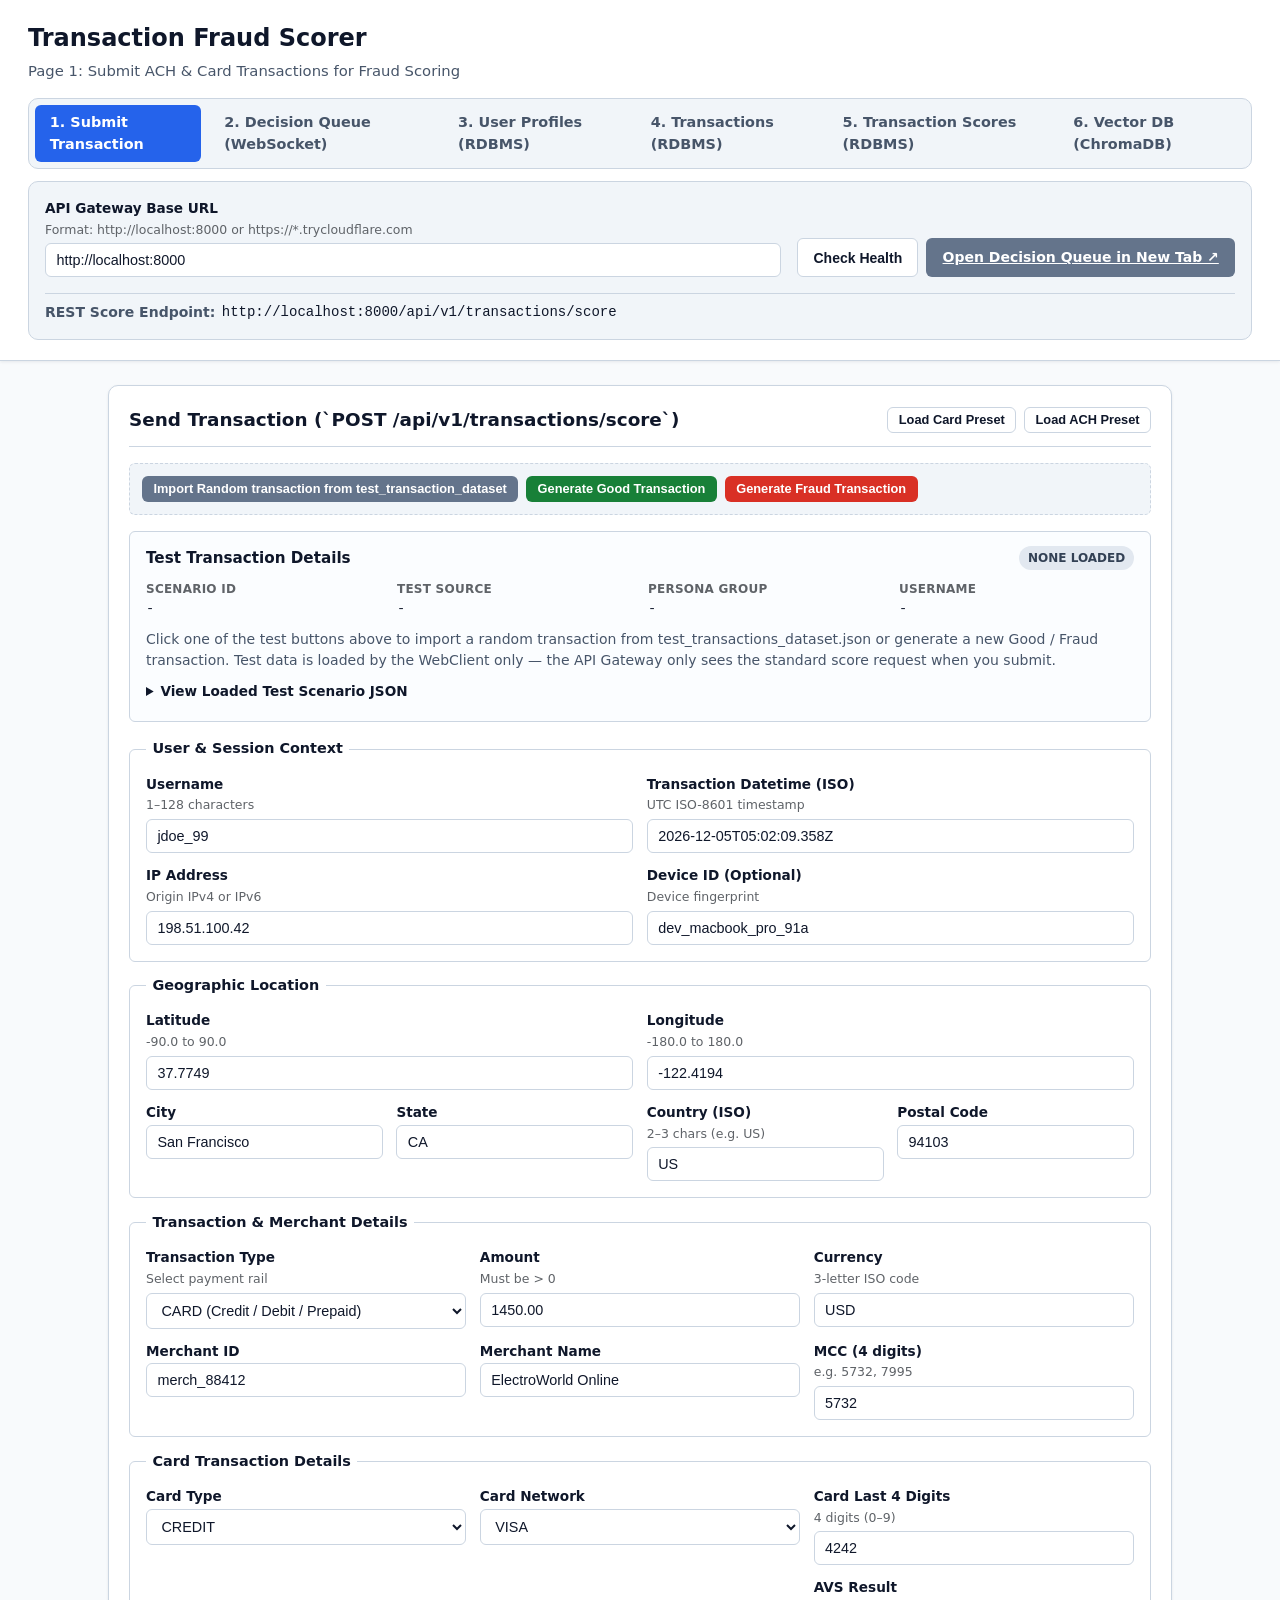
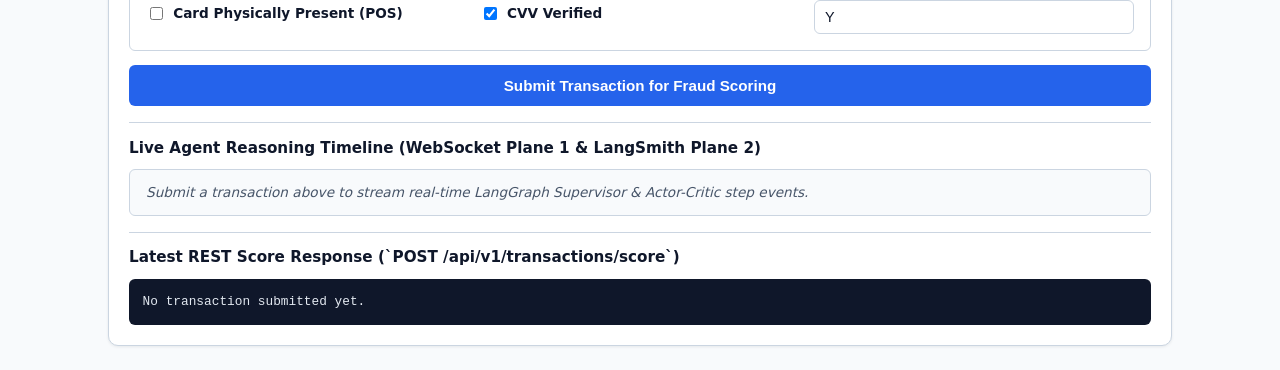
<file: src/web_client/static/index.html>
<!DOCTYPE html>
<html lang="en">
<head>
  <meta charset="UTF-8">
  <meta name="viewport" content="width=device-width, initial-scale=1.0">
  <title>Submit Transaction — Transaction Fraud Scorer</title>
  <link rel="stylesheet" href="styles.css">
</head>
<body>
  <header class="app-header">
    <div class="header-top-bar">
      <div class="header-brand">
        <h1>Transaction Fraud Scorer</h1>
        <p class="subtitle">Page 1: Submit ACH &amp; Card Transactions for Fraud Scoring</p>
      </div>

      <nav class="app-nav" aria-label="Primary Navigation">
        <a href="index.html" class="nav-link active" aria-current="page">1. Submit Transaction</a>
        <a href="queue.html" class="nav-link">2. Decision Queue (WebSocket)</a>
        <a href="users.html" class="nav-link">3. User Profiles (RDBMS)</a>
        <a href="transactions.html" class="nav-link">4. Transactions (RDBMS)</a>
        <a href="scores.html" class="nav-link">5. Transaction Scores (RDBMS)</a>
        <a href="vectordb.html" class="nav-link">6. Vector DB (ChromaDB)</a>
      </nav>
    </div>

    <section class="gateway-config-bar" aria-label="API Gateway Configuration">
      <div class="field config-url-field">
        <label for="gateway-url">API Gateway Base URL</label>
        <span id="gateway-url-hint" class="hint">Format: http://localhost:8000 or https://*.trycloudflare.com</span>
        <input
          type="url"
          id="gateway-url"
          name="gateway_url"
          required
          value="http://localhost:8000"
          placeholder="https://your-tunnel.trycloudflare.com"
          aria-describedby="gateway-url-hint"
          aria-errormessage="gateway-url-error"
        >
        <div id="gateway-url-error" class="error-msg">
          <span aria-hidden="true">❌</span> Please enter a valid http:// or https:// Gateway URL.
        </div>
      </div>

      <div class="config-actions">
        <button type="button" id="btn-check-health" class="btn btn-outline">Check Health</button>
        <a href="queue.html" target="_blank" rel="noopener" class="btn btn-secondary">
          Open Decision Queue in New Tab ↗
        </a>
      </div>

      <div class="status-indicators">
        <div class="status-pill">
          <span class="status-label">REST Score Endpoint:</span>
          <code id="derived-score-url">http://localhost:8000/api/v1/transactions/score</code>
        </div>
        <div id="health-status-text" class="health-status-text" aria-live="polite"></div>
      </div>
    </section>
  </header>

  <main class="single-page-container">
    <section class="panel form-panel" aria-labelledby="ingest-heading">
      <div class="panel-header">
        <h2 id="ingest-heading">Send Transaction (`POST /api/v1/transactions/score`)</h2>
        <div class="preset-buttons">
          <button type="button" id="btn-preset-card" class="btn btn-sm btn-outline">Load Card Preset</button>
          <button type="button" id="btn-preset-ach" class="btn btn-sm btn-outline">Load ACH Preset</button>
        </div>
      </div>

      <div class="test-dataset-actions" role="group" aria-label="Manual Test Transaction Loaders">
        <button type="button" id="btn-import-random-test" class="btn btn-sm btn-secondary">
          Import Random transaction from test_transaction_dataset
        </button>
        <button type="button" id="btn-generate-good-tx" class="btn btn-sm btn-success">
          Generate Good Transaction
        </button>
        <button type="button" id="btn-generate-fraud-tx" class="btn btn-sm btn-danger">
          Generate Fraud Transaction
        </button>
      </div>

      <section id="test-transaction-details-section" class="test-details-card" aria-labelledby="test-details-heading" aria-live="polite">
        <div class="test-details-header">
          <h3 id="test-details-heading">Test Transaction Details</h3>
          <span id="test-detail-profile" class="badge badge-neutral">None Loaded</span>
        </div>
        <dl class="test-details-grid">
          <div class="test-detail-item">
            <dt>Scenario ID</dt>
            <dd id="test-detail-scenario-id">-</dd>
          </div>
          <div class="test-detail-item">
            <dt>Test Source</dt>
            <dd id="test-detail-source">-</dd>
          </div>
          <div class="test-detail-item">
            <dt>Persona Group</dt>
            <dd id="test-detail-persona">-</dd>
          </div>
          <div class="test-detail-item">
            <dt>Username</dt>
            <dd id="test-detail-username">-</dd>
          </div>
        </dl>
        <p id="test-detail-description" class="test-detail-description">
          Click one of the test buttons above to import a random transaction from test_transactions_dataset.json
          or generate a new Good / Fraud transaction. Test data is loaded by the WebClient only — the API Gateway
          only sees the standard score request when you submit.
        </p>
        <details class="test-detail-json-details">
          <summary>View Loaded Test Scenario JSON</summary>
          <pre id="test-detail-json" class="code-output">No test transaction loaded yet.</pre>
        </details>
      </section>

      <form id="transaction-form">
        <fieldset class="fieldset-group">
          <legend>User &amp; Session Context</legend>
          <div class="form-row">
            <div class="field">
              <label for="tx-username">Username</label>
              <span id="tx-username-hint" class="hint">1–128 characters</span>
              <input
                type="text"
                id="tx-username"
                name="username"
                required
                minlength="1"
                maxlength="128"
                value="jdoe_99"
                autocorrect="off"
                autocapitalize="off"
                spellcheck="false"
                aria-describedby="tx-username-hint"
                aria-errormessage="tx-username-error"
              >
              <div id="tx-username-error" class="error-msg">
                <span aria-hidden="true">❌</span> Username is required.
              </div>
            </div>

            <div class="field">
              <label for="tx-datetime">Transaction Datetime (ISO)</label>
              <span id="tx-datetime-hint" class="hint">UTC ISO-8601 timestamp</span>
              <input
                type="text"
                id="tx-datetime"
                name="datetime"
                required
                aria-describedby="tx-datetime-hint"
                aria-errormessage="tx-datetime-error"
              >
              <div id="tx-datetime-error" class="error-msg">
                <span aria-hidden="true">❌</span> Valid ISO datetime required.
              </div>
            </div>
          </div>

          <div class="form-row">
            <div class="field">
              <label for="tx-ip">IP Address</label>
              <span id="tx-ip-hint" class="hint">Origin IPv4 or IPv6</span>
              <input
                type="text"
                id="tx-ip"
                name="ip"
                required
                value="198.51.100.42"
                autocorrect="off"
                autocapitalize="off"
                spellcheck="false"
                aria-describedby="tx-ip-hint"
                aria-errormessage="tx-ip-error"
              >
              <div id="tx-ip-error" class="error-msg">
                <span aria-hidden="true">❌</span> IP address is required.
              </div>
            </div>

            <div class="field">
              <label for="tx-device-id">Device ID (Optional)</label>
              <span id="tx-device-hint" class="hint">Device fingerprint</span>
              <input
                type="text"
                id="tx-device-id"
                name="device_id"
                value="dev_macbook_pro_91a"
                autocorrect="off"
                autocapitalize="off"
                spellcheck="false"
                aria-describedby="tx-device-hint"
              >
            </div>
          </div>
        </fieldset>

        <fieldset class="fieldset-group">
          <legend>Geographic Location</legend>
          <div class="form-row">
            <div class="field">
              <label for="loc-latitude">Latitude</label>
              <span id="loc-lat-hint" class="hint">-90.0 to 90.0</span>
              <input
                type="number"
                id="loc-latitude"
                name="latitude"
                step="any"
                min="-90"
                max="90"
                required
                value="37.7749"
                aria-describedby="loc-lat-hint"
                aria-errormessage="loc-lat-error"
              >
              <div id="loc-lat-error" class="error-msg">
                <span aria-hidden="true">❌</span> Latitude must be between -90 and 90.
              </div>
            </div>

            <div class="field">
              <label for="loc-longitude">Longitude</label>
              <span id="loc-lon-hint" class="hint">-180.0 to 180.0</span>
              <input
                type="number"
                id="loc-longitude"
                name="longitude"
                step="any"
                min="-180"
                max="180"
                required
                value="-122.4194"
                aria-describedby="loc-lon-hint"
                aria-errormessage="loc-lon-error"
              >
              <div id="loc-lon-error" class="error-msg">
                <span aria-hidden="true">❌</span> Longitude must be between -180 and 180.
              </div>
            </div>
          </div>

          <div class="form-row">
            <div class="field">
              <label for="loc-city">City</label>
              <input type="text" id="loc-city" name="city" value="San Francisco">
            </div>
            <div class="field">
              <label for="loc-state">State</label>
              <input type="text" id="loc-state" name="state" value="CA">
            </div>
            <div class="field">
              <label for="loc-country">Country (ISO)</label>
              <span id="loc-country-hint" class="hint">2–3 chars (e.g. US)</span>
              <input
                type="text"
                id="loc-country"
                name="country"
                required
                minlength="2"
                maxlength="3"
                value="US"
                aria-describedby="loc-country-hint"
                aria-errormessage="loc-country-error"
              >
              <div id="loc-country-error" class="error-msg">
                <span aria-hidden="true">❌</span> 2–3 character country code required.
              </div>
            </div>
            <div class="field">
              <label for="loc-postal">Postal Code</label>
              <input type="text" id="loc-postal" name="postal_code" value="94103">
            </div>
          </div>
        </fieldset>

        <fieldset class="fieldset-group">
          <legend>Transaction &amp; Merchant Details</legend>
          <div class="form-row">
            <div class="field">
              <label for="tx-type">Transaction Type</label>
              <span id="tx-type-hint" class="hint">Select payment rail</span>
              <select id="tx-type" name="transaction_type" aria-describedby="tx-type-hint">
                <option value="CARD" selected>CARD (Credit / Debit / Prepaid)</option>
                <option value="ACH">ACH (Bank Transfer)</option>
              </select>
            </div>

            <div class="field">
              <label for="tx-amount">Amount</label>
              <span id="tx-amount-hint" class="hint">Must be &gt; 0</span>
              <input
                type="number"
                id="tx-amount"
                name="amount"
                step="0.01"
                min="0.01"
                required
                value="1450.00"
                aria-describedby="tx-amount-hint"
                aria-errormessage="tx-amount-error"
              >
              <div id="tx-amount-error" class="error-msg">
                <span aria-hidden="true">❌</span> Enter a positive transaction amount.
              </div>
            </div>

            <div class="field">
              <label for="tx-currency">Currency</label>
              <span id="tx-currency-hint" class="hint">3-letter ISO code</span>
              <input
                type="text"
                id="tx-currency"
                name="currency"
                required
                minlength="3"
                maxlength="3"
                value="USD"
                aria-describedby="tx-currency-hint"
                aria-errormessage="tx-currency-error"
              >
              <div id="tx-currency-error" class="error-msg">
                <span aria-hidden="true">❌</span> 3-letter currency code required.
              </div>
            </div>
          </div>

          <div class="form-row">
            <div class="field">
              <label for="merch-id">Merchant ID</label>
              <input type="text" id="merch-id" name="merchant_id" required value="merch_88412" autocorrect="off" autocapitalize="off" spellcheck="false">
            </div>
            <div class="field">
              <label for="merch-name">Merchant Name</label>
              <input type="text" id="merch-name" name="merchant_name" required value="ElectroWorld Online">
            </div>
            <div class="field">
              <label for="merch-mcc">MCC (4 digits)</label>
              <span id="merch-mcc-hint" class="hint">e.g. 5732, 7995</span>
              <input
                type="text"
                id="merch-mcc"
                name="mcc"
                required
                pattern="[0-9]{4}"
                value="5732"
                aria-describedby="merch-mcc-hint"
                aria-errormessage="merch-mcc-error"
              >
              <div id="merch-mcc-error" class="error-msg">
                <span aria-hidden="true">❌</span> MCC must be exactly 4 digits.
              </div>
            </div>
          </div>
        </fieldset>

        <!-- Card Details Sub-Section -->
        <fieldset id="card-details-fieldset" class="fieldset-group rail-fieldset">
          <legend>Card Transaction Details</legend>
          <div class="form-row">
            <div class="field">
              <label for="card-type">Card Type</label>
              <select id="card-type" name="card_type">
                <option value="CREDIT" selected>CREDIT</option>
                <option value="DEBIT">DEBIT</option>
                <option value="PREPAID">PREPAID</option>
              </select>
            </div>
            <div class="field">
              <label for="card-network">Card Network</label>
              <select id="card-network" name="card_network">
                <option value="VISA" selected>VISA</option>
                <option value="MASTERCARD">MASTERCARD</option>
                <option value="AMEX">AMEX</option>
                <option value="DISCOVER">DISCOVER</option>
                <option value="OTHER">OTHER</option>
              </select>
            </div>
            <div class="field">
              <label for="card-last-four">Card Last 4 Digits</label>
              <span id="card-last4-hint" class="hint">4 digits (0–9)</span>
              <input
                type="text"
                id="card-last-four"
                name="card_last_four"
                pattern="[0-9]{4}"
                value="4242"
                aria-describedby="card-last4-hint"
                aria-errormessage="card-last4-error"
              >
              <div id="card-last4-error" class="error-msg">
                <span aria-hidden="true">❌</span> Must be 4 digits.
              </div>
            </div>
          </div>
          <div class="form-row">
            <div class="field checkbox-field">
              <label>
                <input type="checkbox" id="card-present" name="is_card_present">
                Card Physically Present (POS)
              </label>
            </div>
            <div class="field checkbox-field">
              <label>
                <input type="checkbox" id="card-cvv" name="cvv_verified" checked>
                CVV Verified
              </label>
            </div>
            <div class="field">
              <label for="card-avs">AVS Result</label>
              <input type="text" id="card-avs" name="avs_result" value="Y" maxlength="4">
            </div>
          </div>
        </fieldset>

        <!-- ACH Details Sub-Section -->
        <fieldset id="ach-details-fieldset" class="fieldset-group rail-fieldset hidden">
          <legend>ACH Bank Transfer Details</legend>
          <div class="form-row">
            <div class="field">
              <label for="ach-routing">ABA Routing Number</label>
              <span id="ach-routing-hint" class="hint">9 digits</span>
              <input
                type="text"
                id="ach-routing"
                name="routing_number"
                pattern="[0-9]{9}"
                value="021000021"
                aria-describedby="ach-routing-hint"
                aria-errormessage="ach-routing-error"
              >
              <div id="ach-routing-error" class="error-msg">
                <span aria-hidden="true">❌</span> Must be a 9-digit routing number.
              </div>
            </div>
            <div class="field">
              <label for="ach-last-four">Account Last 4 Digits</label>
              <span id="ach-last4-hint" class="hint">4 digits</span>
              <input
                type="text"
                id="ach-last-four"
                name="account_last_four"
                pattern="[0-9]{4}"
                value="9876"
                aria-describedby="ach-last4-hint"
                aria-errormessage="ach-last4-error"
              >
              <div id="ach-last4-error" class="error-msg">
                <span aria-hidden="true">❌</span> Must be 4 digits.
              </div>
            </div>
            <div class="field">
              <label for="ach-account-type">Account Type</label>
              <select id="ach-account-type" name="account_type">
                <option value="CHECKING" selected>CHECKING</option>
                <option value="SAVINGS">SAVINGS</option>
                <option value="BUSINESS">BUSINESS</option>
              </select>
            </div>
          </div>
          <div class="form-row">
            <div class="field">
              <label for="ach-sec-code">SEC Code</label>
              <select id="ach-sec-code" name="sec_code">
                <option value="WEB" selected>WEB</option>
                <option value="PPD">PPD</option>
                <option value="CCD">CCD</option>
                <option value="TEL">TEL</option>
              </select>
            </div>
            <div class="field">
              <label for="ach-direction">Direction</label>
              <select id="ach-direction" name="direction">
                <option value="DEBIT" selected>DEBIT</option>
                <option value="CREDIT">CREDIT</option>
              </select>
            </div>
            <div class="field">
              <label for="ach-bank-name">Bank Name</label>
              <input type="text" id="ach-bank-name" name="bank_name" value="Chase Bank">
            </div>
          </div>
        </fieldset>

        <div class="form-actions">
          <button type="submit" id="btn-submit-tx" class="btn btn-primary btn-lg">
            Submit Transaction for Fraud Scoring
          </button>
        </div>
      </form>

      <div class="rest-response-box">
        <div class="reasoning-card-header">
          <h3>Live Agent Reasoning Timeline (WebSocket Plane 1 &amp; LangSmith Plane 2)</h3>
          <a
            id="langsmith-trace-link"
            href="https://smith.langchain.com"
            target="_blank"
            rel="noopener noreferrer"
            class="badge badge-trace-link hidden"
          >
            <span aria-hidden="true">🔍</span> View Trace in LangSmith
          </a>
        </div>
        <div id="live-agent-reasoning-card" class="live-agent-reasoning-card" aria-live="polite">
          <ol id="live-agent-timeline-list" class="agent-timeline-list" role="list">
            <li class="agent-timeline-empty">
              Submit a transaction above to stream real-time LangGraph Supervisor &amp; Actor-Critic step events.
            </li>
          </ol>
        </div>
      </div>

      <div class="rest-response-box">
        <h3>Latest REST Score Response (`POST /api/v1/transactions/score`)</h3>
        <pre id="rest-score-output" class="code-output">No transaction submitted yet.</pre>
      </div>
    </section>
  </main>

  <script src="app.js" defer></script>
</body>
</html>
</file>
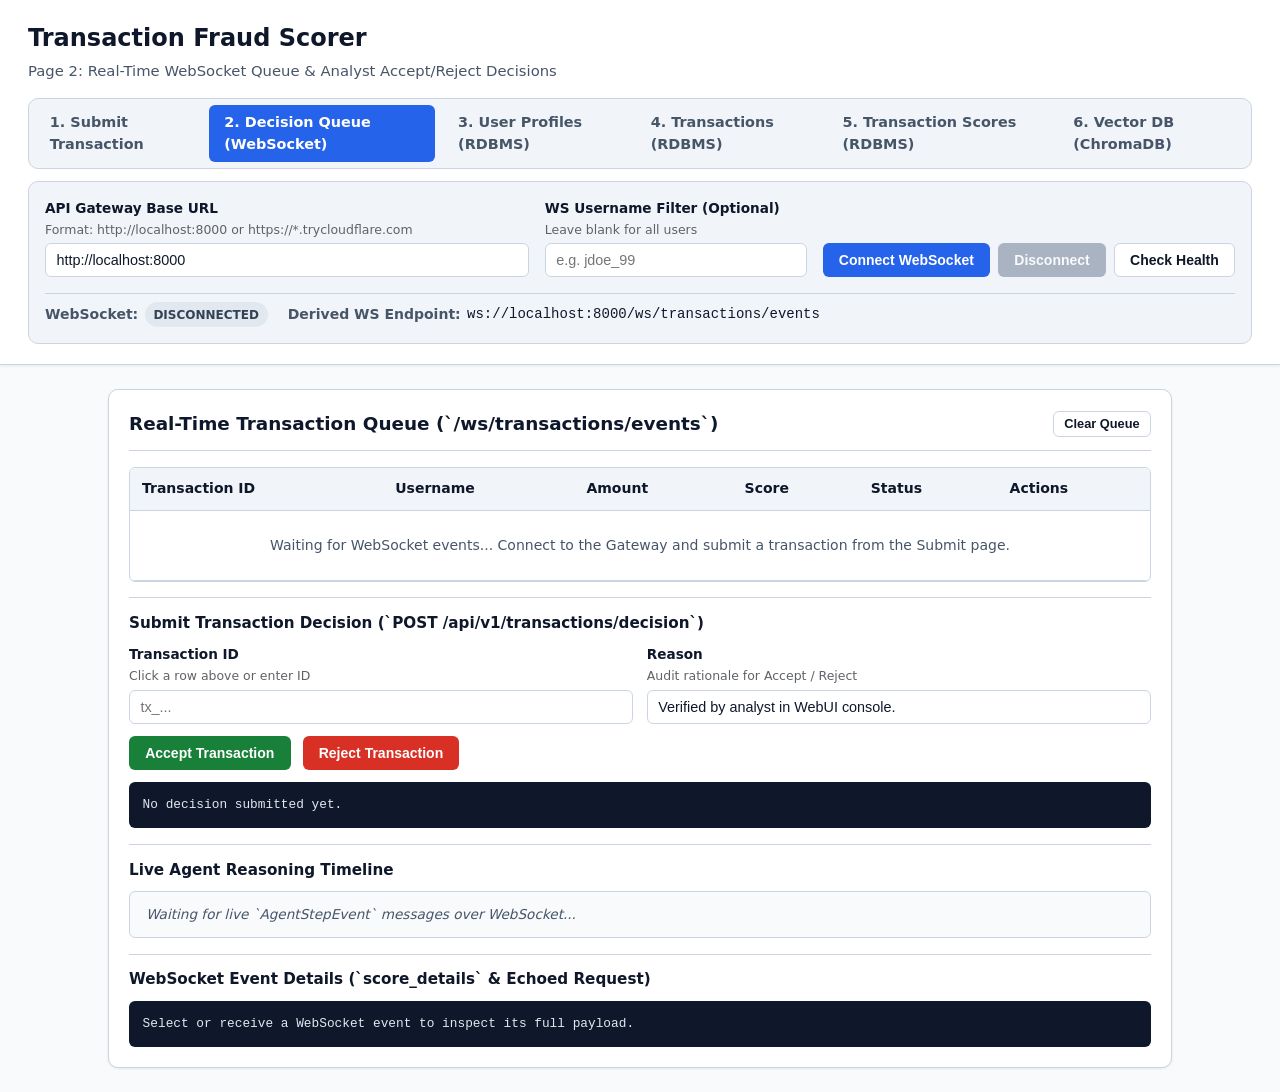
<file: src/web_client/static/queue.html>
<!DOCTYPE html>
<html lang="en">
<head>
  <meta charset="UTF-8">
  <meta name="viewport" content="width=device-width, initial-scale=1.0">
  <title>Decision Queue — Transaction Fraud Scorer</title>
  <link rel="stylesheet" href="styles.css">
</head>
<body>
  <header class="app-header">
    <div class="header-top-bar">
      <div class="header-brand">
        <h1>Transaction Fraud Scorer</h1>
        <p class="subtitle">Page 2: Real-Time WebSocket Queue &amp; Analyst Accept/Reject Decisions</p>
      </div>

      <nav class="app-nav" aria-label="Primary Navigation">
        <a href="index.html" class="nav-link">1. Submit Transaction</a>
        <a href="queue.html" class="nav-link active" aria-current="page">2. Decision Queue (WebSocket)</a>
        <a href="users.html" class="nav-link">3. User Profiles (RDBMS)</a>
        <a href="transactions.html" class="nav-link">4. Transactions (RDBMS)</a>
        <a href="scores.html" class="nav-link">5. Transaction Scores (RDBMS)</a>
        <a href="vectordb.html" class="nav-link">6. Vector DB (ChromaDB)</a>
      </nav>
    </div>

    <section class="gateway-config-bar" aria-label="API Gateway Configuration">
      <div class="field config-url-field">
        <label for="gateway-url">API Gateway Base URL</label>
        <span id="gateway-url-hint" class="hint">Format: http://localhost:8000 or https://*.trycloudflare.com</span>
        <input
          type="url"
          id="gateway-url"
          name="gateway_url"
          required
          value="http://localhost:8000"
          placeholder="https://your-tunnel.trycloudflare.com"
          aria-describedby="gateway-url-hint"
          aria-errormessage="gateway-url-error"
        >
        <div id="gateway-url-error" class="error-msg">
          <span aria-hidden="true">❌</span> Please enter a valid http:// or https:// Gateway URL.
        </div>
      </div>

      <div class="field config-user-field">
        <label for="ws-username-filter">WS Username Filter (Optional)</label>
        <span id="ws-user-hint" class="hint">Leave blank for all users</span>
        <input
          type="text"
          id="ws-username-filter"
          name="ws_username_filter"
          placeholder="e.g. jdoe_99"
          aria-describedby="ws-user-hint"
        >
      </div>

      <div class="config-actions">
        <button type="button" id="btn-connect-ws" class="btn btn-primary">Connect WebSocket</button>
        <button type="button" id="btn-disconnect-ws" class="btn btn-secondary" disabled>Disconnect</button>
        <button type="button" id="btn-check-health" class="btn btn-outline">Check Health</button>
      </div>

      <div class="status-indicators">
        <div class="status-pill">
          <span class="status-label">WebSocket:</span>
          <span id="ws-status-badge" class="badge badge-neutral">Disconnected</span>
        </div>
        <div class="status-pill">
          <span class="status-label">Derived WS Endpoint:</span>
          <code id="derived-ws-url">ws://localhost:8000/ws/transactions/events</code>
        </div>
        <div id="health-status-text" class="health-status-text" aria-live="polite"></div>
      </div>
    </section>
  </header>

  <main class="single-page-container">
    <section class="panel stream-panel" aria-labelledby="ws-stream-heading">
      <div class="panel-header">
        <h2 id="ws-stream-heading">Real-Time Transaction Queue (`/ws/transactions/events`)</h2>
        <button type="button" id="btn-clear-events" class="btn btn-sm btn-outline">Clear Queue</button>
      </div>

      <div tabindex="0" role="region" aria-labelledby="ws-table-caption" class="table-wrapper">
        <table id="ws-events-table">
          <caption id="ws-table-caption" class="sr-only">Live transaction score events received over WebSocket</caption>
          <thead>
            <tr>
              <th>Transaction ID</th>
              <th>Username</th>
              <th>Amount</th>
              <th>Score</th>
              <th>Status</th>
              <th>Actions</th>
            </tr>
          </thead>
          <tbody id="ws-events-tbody">
            <tr id="ws-empty-row">
              <td colspan="6" class="empty-cell">
                Waiting for WebSocket events... Connect to the Gateway and submit a transaction from the Submit page.
              </td>
            </tr>
          </tbody>
        </table>
      </div>

      <!-- Analyst Decision Section (`POST /api/v1/transactions/decision`) -->
      <section class="decision-section" aria-labelledby="decision-heading">
        <h3 id="decision-heading">Submit Transaction Decision (`POST /api/v1/transactions/decision`)</h3>
        <form id="decision-form" class="decision-form">
          <div class="form-row">
            <div class="field">
              <label for="decision-tx-id">Transaction ID</label>
              <span id="decision-tx-hint" class="hint">Click a row above or enter ID</span>
              <input
                type="text"
                id="decision-tx-id"
                name="transaction_id"
                required
                placeholder="tx_..."
                aria-describedby="decision-tx-hint"
                aria-errormessage="decision-tx-error"
              >
              <div id="decision-tx-error" class="error-msg">
                <span aria-hidden="true">❌</span> Transaction ID is required.
              </div>
            </div>

            <div class="field">
              <label for="decision-reason">Reason</label>
              <span id="decision-reason-hint" class="hint">Audit rationale for Accept / Reject</span>
              <input
                type="text"
                id="decision-reason"
                name="reason"
                required
                value="Verified by analyst in WebUI console."
                aria-describedby="decision-reason-hint"
                aria-errormessage="decision-reason-error"
              >
              <div id="decision-reason-error" class="error-msg">
                <span aria-hidden="true">❌</span> Reason is required.
              </div>
            </div>
          </div>

          <div class="decision-buttons">
            <button type="button" id="btn-accept-tx" class="btn btn-success">Accept Transaction</button>
            <button type="button" id="btn-reject-tx" class="btn btn-danger">Reject Transaction</button>
          </div>
        </form>
        <pre id="decision-response-output" class="code-output">No decision submitted yet.</pre>
      </section>

      <!-- Live Agent Reasoning Timeline (PRD-018) -->
      <section class="inspector-section" aria-labelledby="live-reasoning-heading">
        <div class="reasoning-card-header">
          <h3 id="live-reasoning-heading">Live Agent Reasoning Timeline</h3>
          <a
            id="langsmith-trace-link"
            href="https://smith.langchain.com"
            target="_blank"
            rel="noopener noreferrer"
            class="badge badge-trace-link hidden"
          >
            <span aria-hidden="true">🔍</span> View Trace in LangSmith
          </a>
        </div>
        <div id="live-agent-reasoning-card" class="live-agent-reasoning-card" aria-live="polite">
          <ol id="live-agent-timeline-list" class="agent-timeline-list" role="list">
            <li class="agent-timeline-empty">
              Waiting for live `AgentStepEvent` messages over WebSocket...
            </li>
          </ol>
        </div>
      </section>

      <!-- Selected Event Details Inspector -->
      <section class="inspector-section" aria-labelledby="inspector-heading">
        <h3 id="inspector-heading">WebSocket Event Details (`score_details` &amp; Echoed Request)</h3>
        <pre id="ws-event-inspector" class="code-output">Select or receive a WebSocket event to inspect its full payload.</pre>
      </section>
    </section>
  </main>

  <script src="app.js" defer></script>
</body>
</html>
</file>
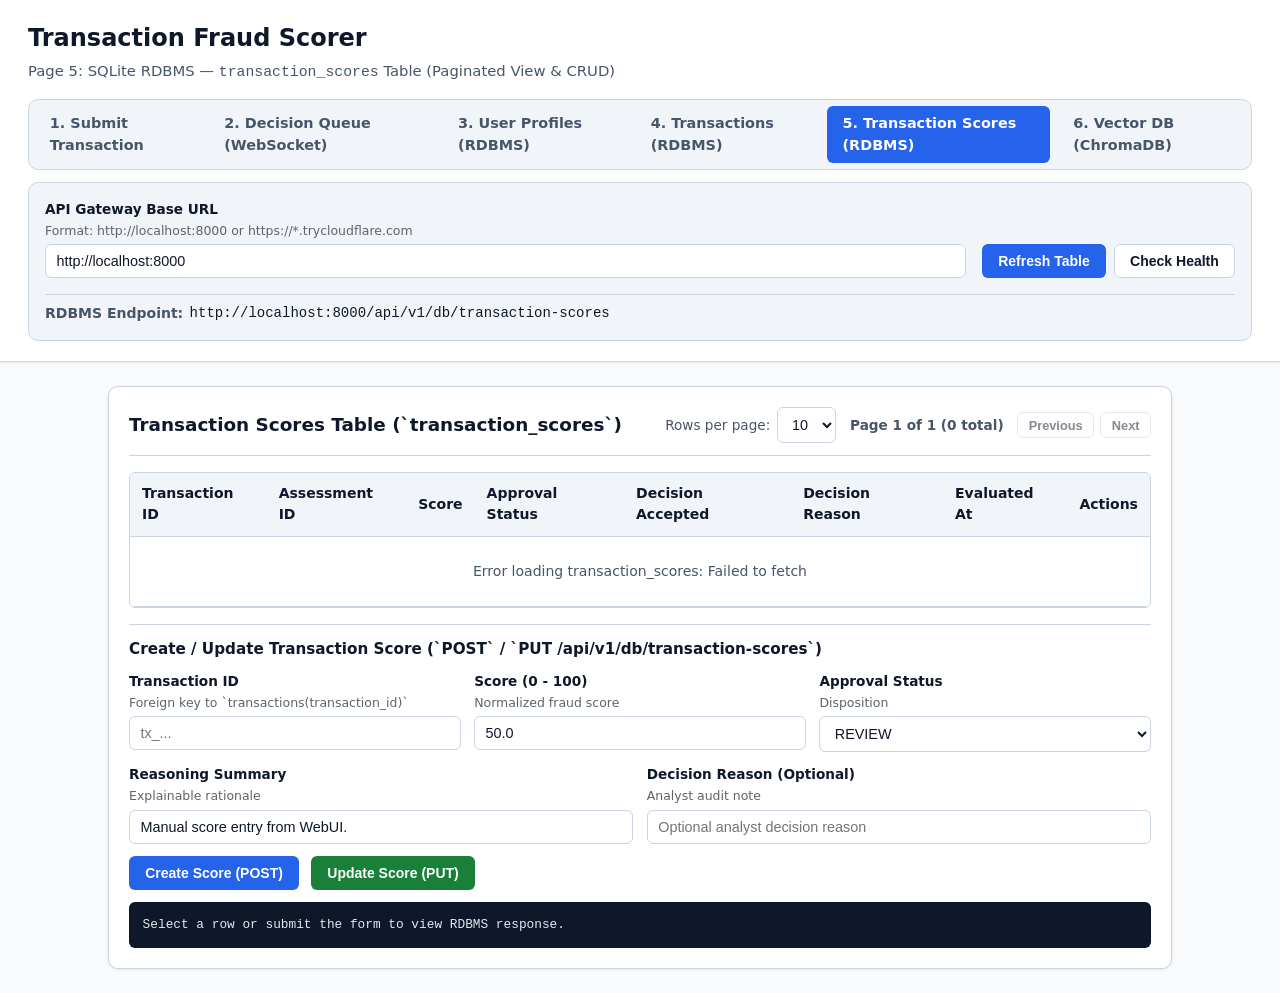
<file: src/web_client/static/scores.html>
<!DOCTYPE html>
<html lang="en">
<head>
  <meta charset="UTF-8">
  <meta name="viewport" content="width=device-width, initial-scale=1.0">
  <title>Transaction Scores (RDBMS) — Transaction Fraud Scorer</title>
  <link rel="stylesheet" href="styles.css">
</head>
<body>
  <header class="app-header">
    <div class="header-top-bar">
      <div class="header-brand">
        <h1>Transaction Fraud Scorer</h1>
        <p class="subtitle">Page 5: SQLite RDBMS — <code>transaction_scores</code> Table (Paginated View &amp; CRUD)</p>
      </div>

      <nav class="app-nav" aria-label="Primary Navigation">
        <a href="index.html" class="nav-link">1. Submit Transaction</a>
        <a href="queue.html" class="nav-link">2. Decision Queue (WebSocket)</a>
        <a href="users.html" class="nav-link">3. User Profiles (RDBMS)</a>
        <a href="transactions.html" class="nav-link">4. Transactions (RDBMS)</a>
        <a href="scores.html" class="nav-link active" aria-current="page">5. Transaction Scores (RDBMS)</a>
        <a href="vectordb.html" class="nav-link">6. Vector DB (ChromaDB)</a>
      </nav>
    </div>

    <section class="gateway-config-bar" aria-label="API Gateway Configuration">
      <div class="field config-url-field">
        <label for="gateway-url">API Gateway Base URL</label>
        <span id="gateway-url-hint" class="hint">Format: http://localhost:8000 or https://*.trycloudflare.com</span>
        <input
          type="url"
          id="gateway-url"
          name="gateway_url"
          required
          value="http://localhost:8000"
          placeholder="https://your-tunnel.trycloudflare.com"
          aria-describedby="gateway-url-hint"
          aria-errormessage="gateway-url-error"
        >
        <div id="gateway-url-error" class="error-msg">
          <span aria-hidden="true">❌</span> Please enter a valid http:// or https:// Gateway URL.
        </div>
      </div>

      <div class="config-actions">
        <button type="button" id="btn-refresh-scores" class="btn btn-primary">Refresh Table</button>
        <button type="button" id="btn-check-health" class="btn btn-outline">Check Health</button>
      </div>

      <div class="status-indicators">
        <div class="status-pill">
          <span class="status-label">RDBMS Endpoint:</span>
          <code id="derived-scores-url">http://localhost:8000/api/v1/db/transaction-scores</code>
        </div>
        <div id="health-status-text" class="health-status-text" aria-live="polite"></div>
      </div>
    </section>
  </header>

  <main class="single-page-container">
    <section class="panel" aria-labelledby="scores-table-heading">
      <div class="panel-header">
        <h2 id="scores-table-heading">Transaction Scores Table (`transaction_scores`)</h2>
        <div class="pagination-bar" aria-label="Transaction Scores Pagination">
          <div class="pagination-size">
            <label for="scores-page-size">Rows per page:</label>
            <select id="scores-page-size">
              <option value="5">5</option>
              <option value="10" selected>10</option>
              <option value="25">25</option>
              <option value="50">50</option>
            </select>
          </div>
          <span id="scores-page-info" class="pagination-info" aria-live="polite">Page 1 of 1 (0 total)</span>
          <div class="pagination-controls">
            <button type="button" id="scores-prev-btn" class="btn btn-sm btn-outline" disabled>Previous</button>
            <button type="button" id="scores-next-btn" class="btn btn-sm btn-outline" disabled>Next</button>
          </div>
        </div>
      </div>

      <div tabindex="0" role="region" aria-labelledby="scores-table-caption" class="table-wrapper">
        <table id="scores-rdbms-table" class="rdbms-scores-table">
          <caption id="scores-table-caption" class="sr-only">Paginated rows from the transaction_scores SQLite RDBMS table</caption>
          <thead>
            <tr>
              <th>Transaction ID</th>
              <th>Assessment ID</th>
              <th>Score</th>
              <th>Approval Status</th>
              <th>Decision Accepted</th>
              <th>Decision Reason</th>
              <th>Evaluated At</th>
              <th>Actions</th>
            </tr>
          </thead>
          <tbody id="scores-table-tbody">
            <tr>
              <td colspan="8" class="empty-cell">Loading transaction scores from RDBMS...</td>
            </tr>
          </tbody>
        </table>
      </div>

      <section class="decision-section" aria-labelledby="score-crud-heading">
        <h3 id="score-crud-heading">Create / Update Transaction Score (`POST` / `PUT /api/v1/db/transaction-scores`)</h3>
        <form id="db-score-form">
          <div class="form-row">
            <div class="field">
              <label for="db-score-tx-id">Transaction ID</label>
              <span class="hint">Foreign key to `transactions(transaction_id)`</span>
              <input type="text" id="db-score-tx-id" required placeholder="tx_...">
            </div>
            <div class="field">
              <label for="db-score-value">Score (0 - 100)</label>
              <span class="hint">Normalized fraud score</span>
              <input type="number" id="db-score-value" step="0.1" min="0" max="100" required value="50.0">
            </div>
            <div class="field">
              <label for="db-score-status">Approval Status</label>
              <span class="hint">Disposition</span>
              <select id="db-score-status">
                <option value="APPROVE">APPROVE</option>
                <option value="REVIEW" selected>REVIEW</option>
                <option value="DECLINE">DECLINE</option>
                <option value="ACCEPTED">ACCEPTED</option>
                <option value="REJECTED">REJECTED</option>
              </select>
            </div>
          </div>

          <div class="form-row">
            <div class="field">
              <label for="db-score-summary">Reasoning Summary</label>
              <span class="hint">Explainable rationale</span>
              <input type="text" id="db-score-summary" required value="Manual score entry from WebUI.">
            </div>
            <div class="field">
              <label for="db-score-reason">Decision Reason (Optional)</label>
              <span class="hint">Analyst audit note</span>
              <input type="text" id="db-score-reason" placeholder="Optional analyst decision reason">
            </div>
          </div>

          <div class="decision-buttons">
            <button type="submit" id="btn-create-db-score" class="btn btn-primary">Create Score (POST)</button>
            <button type="button" id="btn-update-db-score" class="btn btn-success">Update Score (PUT)</button>
          </div>
        </form>
        <pre id="score-crud-output" class="code-output">Select a row or submit the form to view RDBMS response.</pre>
      </section>
    </section>
  </main>

  <script src="app.js" defer></script>
</body>
</html>
</file>
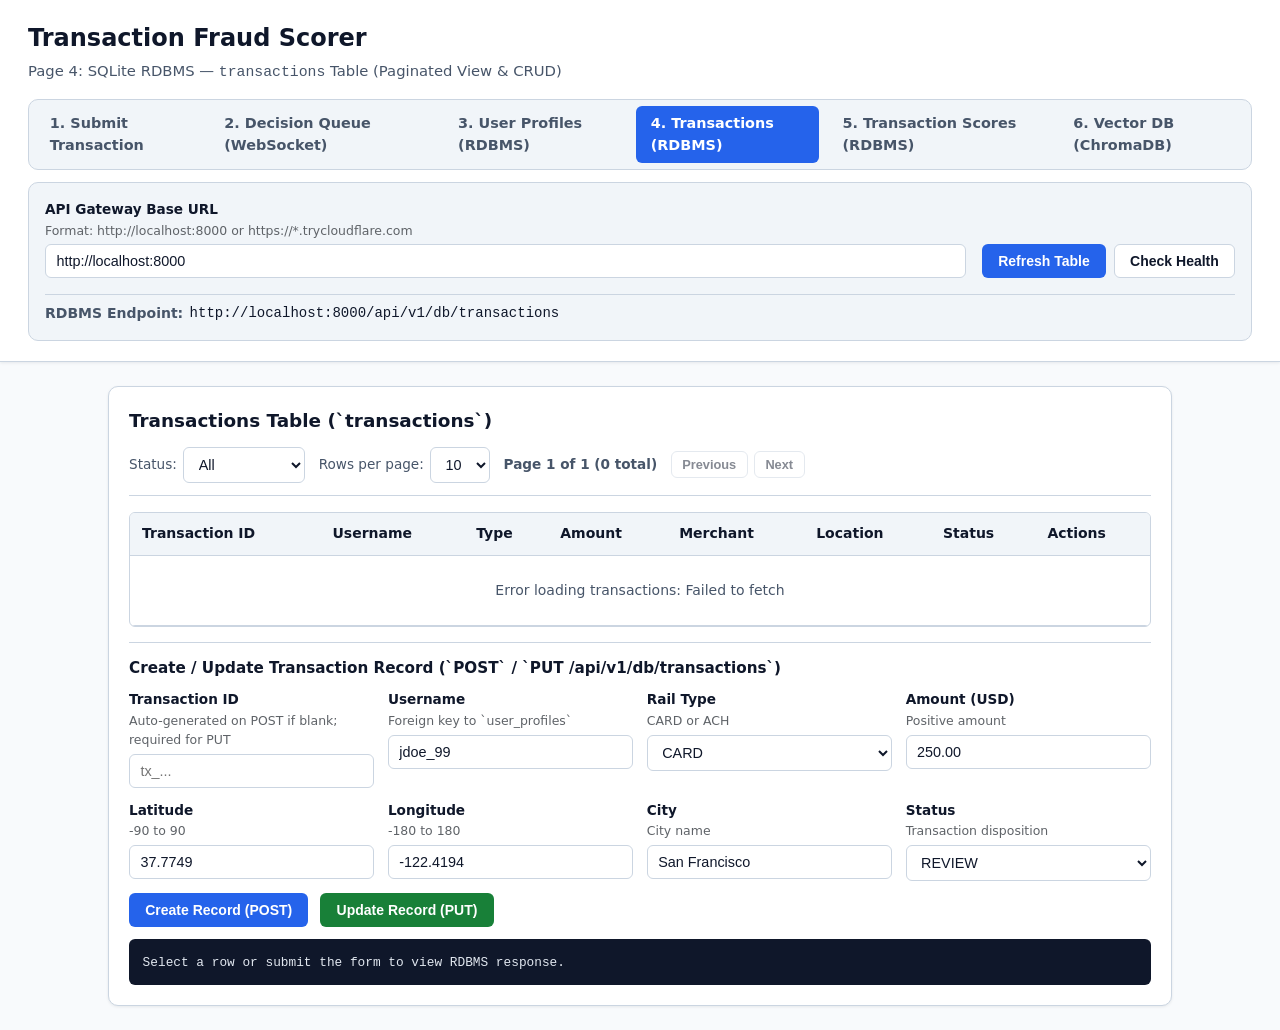
<file: src/web_client/static/transactions.html>
<!DOCTYPE html>
<html lang="en">
<head>
  <meta charset="UTF-8">
  <meta name="viewport" content="width=device-width, initial-scale=1.0">
  <title>Transactions (RDBMS) — Transaction Fraud Scorer</title>
  <link rel="stylesheet" href="styles.css">
</head>
<body>
  <header class="app-header">
    <div class="header-top-bar">
      <div class="header-brand">
        <h1>Transaction Fraud Scorer</h1>
        <p class="subtitle">Page 4: SQLite RDBMS — <code>transactions</code> Table (Paginated View &amp; CRUD)</p>
      </div>

      <nav class="app-nav" aria-label="Primary Navigation">
        <a href="index.html" class="nav-link">1. Submit Transaction</a>
        <a href="queue.html" class="nav-link">2. Decision Queue (WebSocket)</a>
        <a href="users.html" class="nav-link">3. User Profiles (RDBMS)</a>
        <a href="transactions.html" class="nav-link active" aria-current="page">4. Transactions (RDBMS)</a>
        <a href="scores.html" class="nav-link">5. Transaction Scores (RDBMS)</a>
        <a href="vectordb.html" class="nav-link">6. Vector DB (ChromaDB)</a>
      </nav>
    </div>

    <section class="gateway-config-bar" aria-label="API Gateway Configuration">
      <div class="field config-url-field">
        <label for="gateway-url">API Gateway Base URL</label>
        <span id="gateway-url-hint" class="hint">Format: http://localhost:8000 or https://*.trycloudflare.com</span>
        <input
          type="url"
          id="gateway-url"
          name="gateway_url"
          required
          value="http://localhost:8000"
          placeholder="https://your-tunnel.trycloudflare.com"
          aria-describedby="gateway-url-hint"
          aria-errormessage="gateway-url-error"
        >
        <div id="gateway-url-error" class="error-msg">
          <span aria-hidden="true">❌</span> Please enter a valid http:// or https:// Gateway URL.
        </div>
      </div>

      <div class="config-actions">
        <button type="button" id="btn-refresh-transactions" class="btn btn-primary">Refresh Table</button>
        <button type="button" id="btn-check-health" class="btn btn-outline">Check Health</button>
      </div>

      <div class="status-indicators">
        <div class="status-pill">
          <span class="status-label">RDBMS Endpoint:</span>
          <code id="derived-transactions-url">http://localhost:8000/api/v1/db/transactions</code>
        </div>
        <div id="health-status-text" class="health-status-text" aria-live="polite"></div>
      </div>
    </section>
  </header>

  <main class="single-page-container">
    <section class="panel" aria-labelledby="tx-table-heading">
      <div class="panel-header">
        <h2 id="tx-table-heading">Transactions Table (`transactions`)</h2>
        <div class="pagination-bar" aria-label="Transactions Pagination">
          <div class="pagination-size">
            <label for="tx-filter-status">Status:</label>
            <select id="tx-filter-status">
              <option value="">All</option>
              <option value="APPROVE">APPROVE</option>
              <option value="REVIEW">REVIEW</option>
              <option value="DECLINE">DECLINE</option>
              <option value="ACCEPTED">ACCEPTED</option>
              <option value="REJECTED">REJECTED</option>
            </select>
          </div>
          <div class="pagination-size">
            <label for="tx-page-size">Rows per page:</label>
            <select id="tx-page-size">
              <option value="5">5</option>
              <option value="10" selected>10</option>
              <option value="25">25</option>
              <option value="50">50</option>
            </select>
          </div>
          <span id="tx-page-info" class="pagination-info" aria-live="polite">Page 1 of 1 (0 total)</span>
          <div class="pagination-controls">
            <button type="button" id="tx-prev-btn" class="btn btn-sm btn-outline" disabled>Previous</button>
            <button type="button" id="tx-next-btn" class="btn btn-sm btn-outline" disabled>Next</button>
          </div>
        </div>
      </div>

      <div tabindex="0" role="region" aria-labelledby="tx-table-caption" class="table-wrapper">
        <table id="transactions-rdbms-table" class="rdbms-transactions-table">
          <caption id="tx-table-caption" class="sr-only">Paginated rows from the transactions SQLite RDBMS table</caption>
          <thead>
            <tr>
              <th>Transaction ID</th>
              <th>Username</th>
              <th>Type</th>
              <th>Amount</th>
              <th>Merchant</th>
              <th>Location</th>
              <th>Status</th>
              <th>Actions</th>
            </tr>
          </thead>
          <tbody id="transactions-table-tbody">
            <tr>
              <td colspan="8" class="empty-cell">Loading transactions from RDBMS...</td>
            </tr>
          </tbody>
        </table>
      </div>

      <section class="decision-section" aria-labelledby="tx-crud-heading">
        <h3 id="tx-crud-heading">Create / Update Transaction Record (`POST` / `PUT /api/v1/db/transactions`)</h3>
        <form id="db-transaction-form">
          <div class="form-row">
            <div class="field">
              <label for="db-tx-id">Transaction ID</label>
              <span class="hint">Auto-generated on POST if blank; required for PUT</span>
              <input type="text" id="db-tx-id" placeholder="tx_...">
            </div>
            <div class="field">
              <label for="db-tx-username">Username</label>
              <span class="hint">Foreign key to `user_profiles`</span>
              <input type="text" id="db-tx-username" required value="jdoe_99">
            </div>
            <div class="field">
              <label for="db-tx-type">Rail Type</label>
              <span class="hint">CARD or ACH</span>
              <select id="db-tx-type">
                <option value="CARD" selected>CARD</option>
                <option value="ACH">ACH</option>
              </select>
            </div>
            <div class="field">
              <label for="db-tx-amount">Amount (USD)</label>
              <span class="hint">Positive amount</span>
              <input type="number" id="db-tx-amount" step="0.01" min="0.01" required value="250.00">
            </div>
          </div>

          <div class="form-row">
            <div class="field">
              <label for="db-tx-lat">Latitude</label>
              <span class="hint">-90 to 90</span>
              <input type="number" id="db-tx-lat" step="any" min="-90" max="90" required value="37.7749">
            </div>
            <div class="field">
              <label for="db-tx-lon">Longitude</label>
              <span class="hint">-180 to 180</span>
              <input type="number" id="db-tx-lon" step="any" min="-180" max="180" required value="-122.4194">
            </div>
            <div class="field">
              <label for="db-tx-city">City</label>
              <span class="hint">City name</span>
              <input type="text" id="db-tx-city" value="San Francisco">
            </div>
            <div class="field">
              <label for="db-tx-status">Status</label>
              <span class="hint">Transaction disposition</span>
              <select id="db-tx-status">
                <option value="APPROVE">APPROVE</option>
                <option value="REVIEW" selected>REVIEW</option>
                <option value="DECLINE">DECLINE</option>
                <option value="ACCEPTED">ACCEPTED</option>
                <option value="REJECTED">REJECTED</option>
              </select>
            </div>
          </div>

          <div class="decision-buttons">
            <button type="submit" id="btn-create-db-tx" class="btn btn-primary">Create Record (POST)</button>
            <button type="button" id="btn-update-db-tx" class="btn btn-success">Update Record (PUT)</button>
          </div>
        </form>
        <pre id="tx-crud-output" class="code-output">Select a row or submit the form to view RDBMS response.</pre>
      </section>
    </section>
  </main>

  <script src="app.js" defer></script>
</body>
</html>
</file>
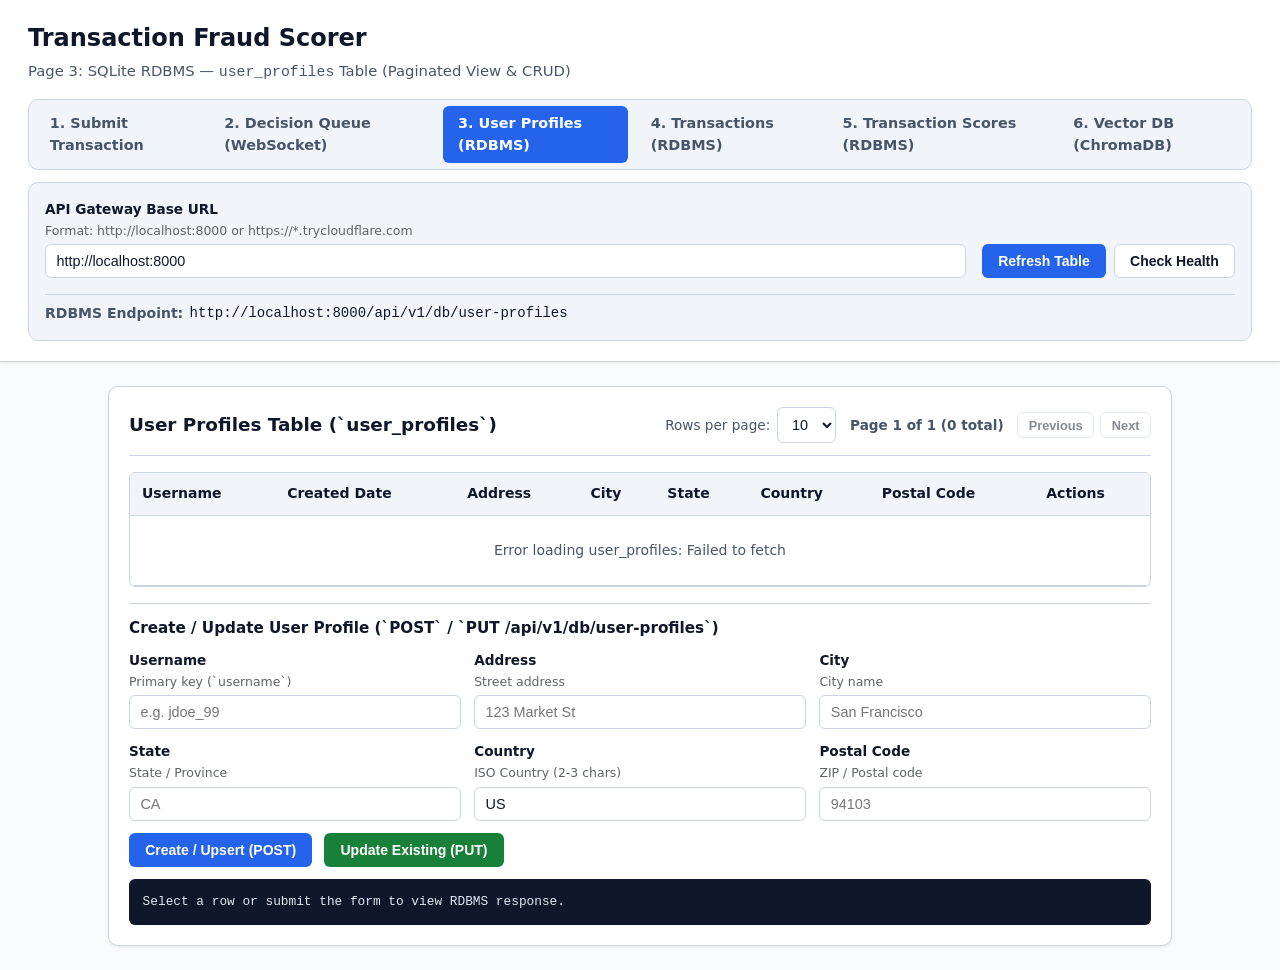
<file: src/web_client/static/users.html>
<!DOCTYPE html>
<html lang="en">
<head>
  <meta charset="UTF-8">
  <meta name="viewport" content="width=device-width, initial-scale=1.0">
  <title>User Profiles (RDBMS) — Transaction Fraud Scorer</title>
  <link rel="stylesheet" href="styles.css">
</head>
<body>
  <header class="app-header">
    <div class="header-top-bar">
      <div class="header-brand">
        <h1>Transaction Fraud Scorer</h1>
        <p class="subtitle">Page 3: SQLite RDBMS — <code>user_profiles</code> Table (Paginated View &amp; CRUD)</p>
      </div>

      <nav class="app-nav" aria-label="Primary Navigation">
        <a href="index.html" class="nav-link">1. Submit Transaction</a>
        <a href="queue.html" class="nav-link">2. Decision Queue (WebSocket)</a>
        <a href="users.html" class="nav-link active" aria-current="page">3. User Profiles (RDBMS)</a>
        <a href="transactions.html" class="nav-link">4. Transactions (RDBMS)</a>
        <a href="scores.html" class="nav-link">5. Transaction Scores (RDBMS)</a>
        <a href="vectordb.html" class="nav-link">6. Vector DB (ChromaDB)</a>
      </nav>
    </div>

    <section class="gateway-config-bar" aria-label="API Gateway Configuration">
      <div class="field config-url-field">
        <label for="gateway-url">API Gateway Base URL</label>
        <span id="gateway-url-hint" class="hint">Format: http://localhost:8000 or https://*.trycloudflare.com</span>
        <input
          type="url"
          id="gateway-url"
          name="gateway_url"
          required
          value="http://localhost:8000"
          placeholder="https://your-tunnel.trycloudflare.com"
          aria-describedby="gateway-url-hint"
          aria-errormessage="gateway-url-error"
        >
        <div id="gateway-url-error" class="error-msg">
          <span aria-hidden="true">❌</span> Please enter a valid http:// or https:// Gateway URL.
        </div>
      </div>

      <div class="config-actions">
        <button type="button" id="btn-refresh-users" class="btn btn-primary">Refresh Table</button>
        <button type="button" id="btn-check-health" class="btn btn-outline">Check Health</button>
      </div>

      <div class="status-indicators">
        <div class="status-pill">
          <span class="status-label">RDBMS Endpoint:</span>
          <code id="derived-users-url">http://localhost:8000/api/v1/db/user-profiles</code>
        </div>
        <div id="health-status-text" class="health-status-text" aria-live="polite"></div>
      </div>
    </section>
  </header>

  <main class="single-page-container">
    <section class="panel" aria-labelledby="users-table-heading">
      <div class="panel-header">
        <h2 id="users-table-heading">User Profiles Table (`user_profiles`)</h2>
        <div class="pagination-bar" aria-label="User Profiles Pagination">
          <div class="pagination-size">
            <label for="users-page-size">Rows per page:</label>
            <select id="users-page-size">
              <option value="5">5</option>
              <option value="10" selected>10</option>
              <option value="25">25</option>
              <option value="50">50</option>
            </select>
          </div>
          <span id="users-page-info" class="pagination-info" aria-live="polite">Page 1 of 1 (0 total)</span>
          <div class="pagination-controls">
            <button type="button" id="users-prev-btn" class="btn btn-sm btn-outline" disabled>Previous</button>
            <button type="button" id="users-next-btn" class="btn btn-sm btn-outline" disabled>Next</button>
          </div>
        </div>
      </div>

      <div tabindex="0" role="region" aria-labelledby="users-table-caption" class="table-wrapper">
        <table id="users-rdbms-table" class="rdbms-users-table">
          <caption id="users-table-caption" class="sr-only">Paginated rows from the user_profiles SQLite RDBMS table</caption>
          <thead>
            <tr>
              <th>Username</th>
              <th>Created Date</th>
              <th>Address</th>
              <th>City</th>
              <th>State</th>
              <th>Country</th>
              <th>Postal Code</th>
              <th>Actions</th>
            </tr>
          </thead>
          <tbody id="users-table-tbody">
            <tr>
              <td colspan="8" class="empty-cell">Loading user profiles from RDBMS...</td>
            </tr>
          </tbody>
        </table>
      </div>

      <section class="decision-section" aria-labelledby="user-crud-heading">
        <h3 id="user-crud-heading">Create / Update User Profile (`POST` / `PUT /api/v1/db/user-profiles`)</h3>
        <form id="user-profile-form">
          <div class="form-row">
            <div class="field">
              <label for="up-username">Username</label>
              <span id="up-username-hint" class="hint">Primary key (`username`)</span>
              <input
                type="text"
                id="up-username"
                required
                placeholder="e.g. jdoe_99"
                aria-describedby="up-username-hint"
                aria-errormessage="up-username-error"
              >
              <div id="up-username-error" class="error-msg">
                <span aria-hidden="true">❌</span> Username is required.
              </div>
            </div>
            <div class="field">
              <label for="up-address">Address</label>
              <span class="hint">Street address</span>
              <input type="text" id="up-address" placeholder="123 Market St">
            </div>
            <div class="field">
              <label for="up-city">City</label>
              <span class="hint">City name</span>
              <input type="text" id="up-city" placeholder="San Francisco">
            </div>
          </div>

          <div class="form-row">
            <div class="field">
              <label for="up-state">State</label>
              <span class="hint">State / Province</span>
              <input type="text" id="up-state" placeholder="CA">
            </div>
            <div class="field">
              <label for="up-country">Country</label>
              <span class="hint">ISO Country (2-3 chars)</span>
              <input type="text" id="up-country" value="US" required minlength="2" maxlength="3">
            </div>
            <div class="field">
              <label for="up-postal">Postal Code</label>
              <span class="hint">ZIP / Postal code</span>
              <input type="text" id="up-postal" placeholder="94103">
            </div>
          </div>

          <div class="decision-buttons">
            <button type="submit" id="btn-create-user" class="btn btn-primary">Create / Upsert (POST)</button>
            <button type="button" id="btn-update-user" class="btn btn-success">Update Existing (PUT)</button>
          </div>
        </form>
        <pre id="user-crud-output" class="code-output">Select a row or submit the form to view RDBMS response.</pre>
      </section>
    </section>
  </main>

  <script src="app.js" defer></script>
</body>
</html>
</file>
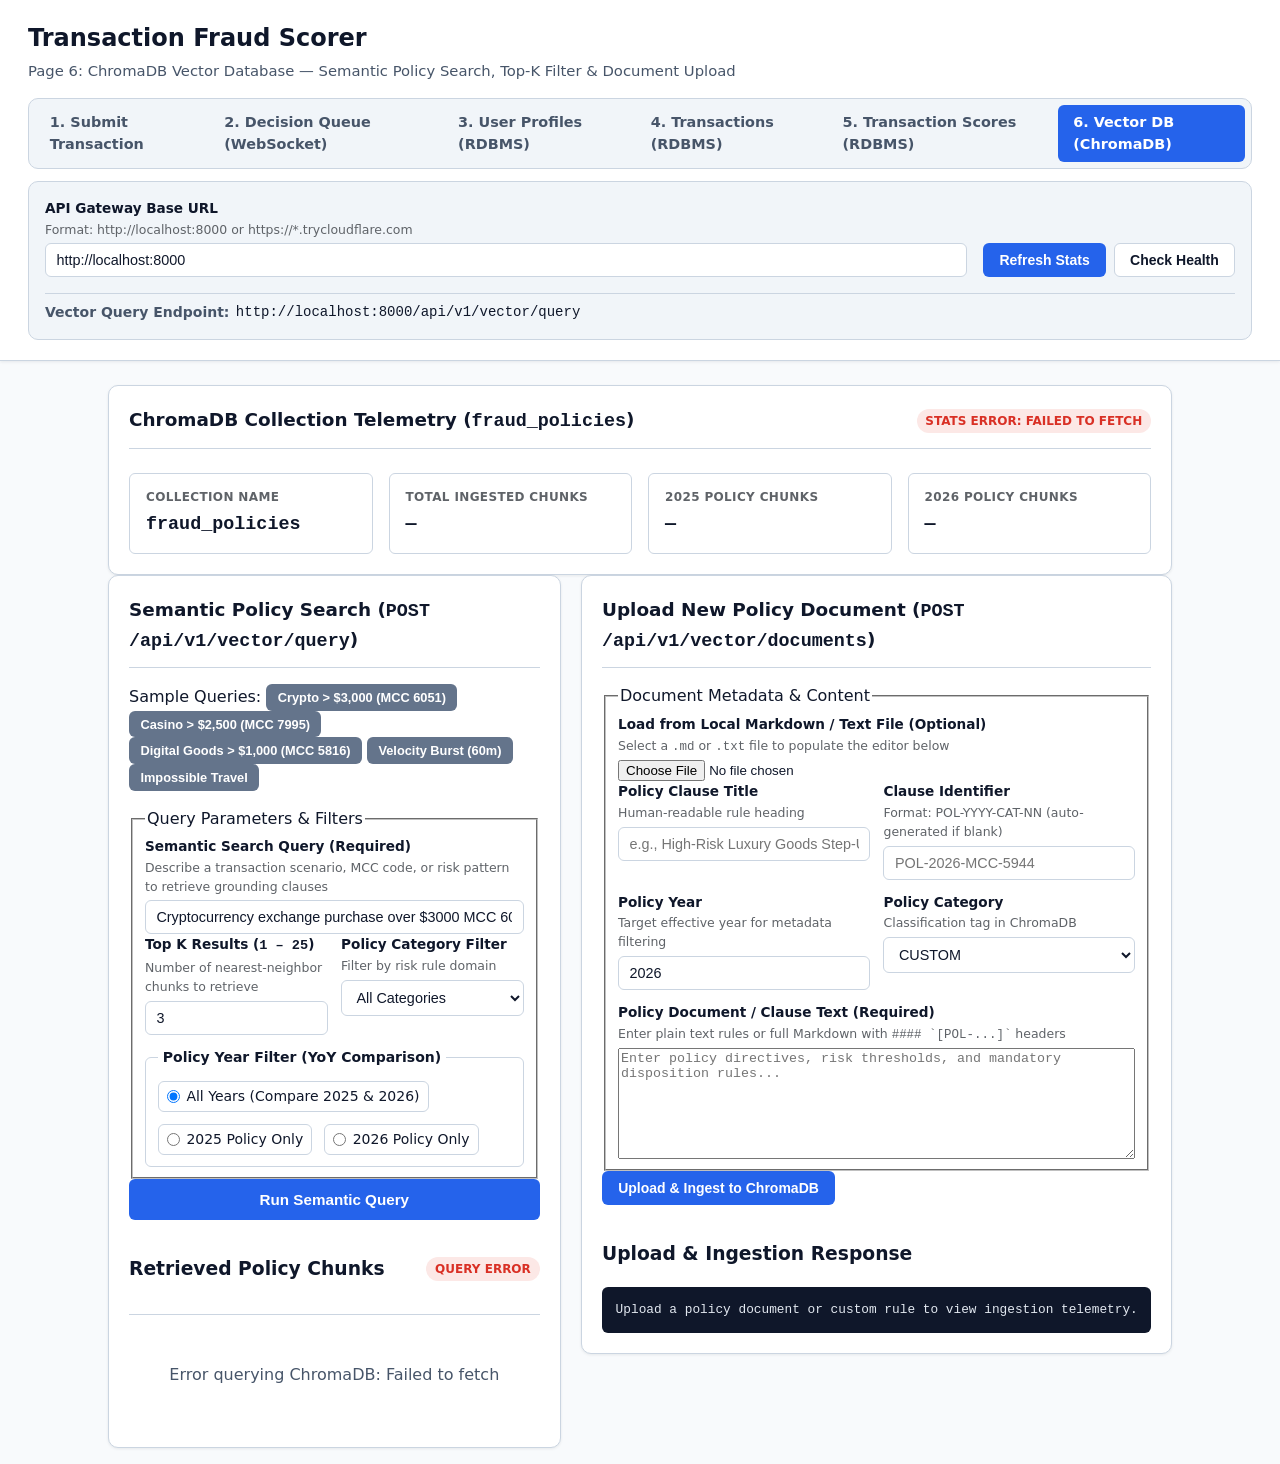
<file: src/web_client/static/vectordb.html>
<!DOCTYPE html>
<html lang="en">
<head>
  <meta charset="UTF-8">
  <meta name="viewport" content="width=device-width, initial-scale=1.0">
  <title>Vector DB (ChromaDB) — Transaction Fraud Scorer</title>
  <link rel="stylesheet" href="styles.css">
</head>
<body>
  <header class="app-header">
    <div class="header-top-bar">
      <div class="header-brand">
        <h1>Transaction Fraud Scorer</h1>
        <p class="subtitle">Page 6: ChromaDB Vector Database — Semantic Policy Search, Top-K Filter &amp; Document Upload</p>
      </div>

      <nav class="app-nav" aria-label="Primary Navigation">
        <a href="index.html" class="nav-link">1. Submit Transaction</a>
        <a href="queue.html" class="nav-link">2. Decision Queue (WebSocket)</a>
        <a href="users.html" class="nav-link">3. User Profiles (RDBMS)</a>
        <a href="transactions.html" class="nav-link">4. Transactions (RDBMS)</a>
        <a href="scores.html" class="nav-link">5. Transaction Scores (RDBMS)</a>
        <a href="vectordb.html" class="nav-link active" aria-current="page">6. Vector DB (ChromaDB)</a>
      </nav>
    </div>

    <section class="gateway-config-bar" aria-label="API Gateway Configuration">
      <div class="field config-url-field">
        <label for="gateway-url">API Gateway Base URL</label>
        <span id="gateway-url-hint" class="hint">Format: http://localhost:8000 or https://*.trycloudflare.com</span>
        <input
          type="url"
          id="gateway-url"
          name="gateway_url"
          required
          value="http://localhost:8000"
          placeholder="https://your-tunnel.trycloudflare.com"
          autocorrect="off"
          autocapitalize="off"
          spellcheck="false"
          aria-describedby="gateway-url-hint"
          aria-errormessage="gateway-url-error"
        >
        <div id="gateway-url-error" class="error-msg">
          <span aria-hidden="true">❌</span> Please enter a valid http:// or https:// Gateway URL.
        </div>
      </div>

      <div class="config-actions">
        <button type="button" id="btn-refresh-vector-stats" class="btn btn-primary">Refresh Stats</button>
        <button type="button" id="btn-check-health" class="btn btn-outline">Check Health</button>
      </div>

      <div class="status-indicators">
        <div class="status-pill">
          <span class="status-label">Vector Query Endpoint:</span>
          <code id="derived-vector-url">http://localhost:8000/api/v1/vector/query</code>
        </div>
        <div id="health-status-text" class="health-status-text" aria-live="polite"></div>
      </div>
    </section>
  </header>

  <main class="single-page-container">
    <!-- 1. Collection Stats Banner -->
    <section class="panel" aria-labelledby="vector-stats-heading">
      <div class="panel-header">
        <h2 id="vector-stats-heading">ChromaDB Collection Telemetry (<code>fraud_policies</code>)</h2>
        <span id="vector-collection-badge" class="badge badge-neutral">Loading stats...</span>
      </div>

      <div class="vector-stats-grid" id="vector-stats-container">
        <div class="vector-stat-card">
          <span class="vector-stat-label">Collection Name</span>
          <strong id="stat-collection-name" class="vector-stat-value">fraud_policies</strong>
        </div>
        <div class="vector-stat-card">
          <span class="vector-stat-label">Total Ingested Chunks</span>
          <strong id="stat-total-chunks" class="vector-stat-value">—</strong>
        </div>
        <div class="vector-stat-card">
          <span class="vector-stat-label">2025 Policy Chunks</span>
          <strong id="stat-chunks-2025" class="vector-stat-value">—</strong>
        </div>
        <div class="vector-stat-card">
          <span class="vector-stat-label">2026 Policy Chunks</span>
          <strong id="stat-chunks-2026" class="vector-stat-value">—</strong>
        </div>
      </div>
    </section>

    <!-- 2. Query & Results Split Layout -->
    <div class="vector-workspace-grid">
      <!-- Left Column: Query Form & Controls -->
      <section class="panel" aria-labelledby="vector-query-heading">
        <div class="panel-header">
          <h2 id="vector-query-heading">Semantic Policy Search (<code>POST /api/v1/vector/query</code>)</h2>
        </div>

        <div class="preset-bar" role="group" aria-label="Preset Policy Queries">
          <span class="preset-label">Sample Queries:</span>
          <button type="button" class="btn btn-sm btn-secondary btn-vector-preset" data-query="Cryptocurrency exchange purchase over $3000 MCC 6051">
            Crypto &gt; $3,000 (MCC 6051)
          </button>
          <button type="button" class="btn btn-sm btn-secondary btn-vector-preset" data-query="Online casino sports betting over $2500 MCC 7995">
            Casino &gt; $2,500 (MCC 7995)
          </button>
          <button type="button" class="btn btn-sm btn-secondary btn-vector-preset" data-query="Cross-border digital goods game purchase over $1000 MCC 5816">
            Digital Goods &gt; $1,000 (MCC 5816)
          </button>
          <button type="button" class="btn btn-sm btn-secondary btn-vector-preset" data-query="Rapid velocity burst of 3 transactions in 60 minutes">
            Velocity Burst (60m)
          </button>
          <button type="button" class="btn btn-sm btn-secondary btn-vector-preset" data-query="Impossible travel speed over 850 km/h across countries">
            Impossible Travel
          </button>
        </div>

        <form id="vector-query-form" action="/api/v1/vector/query" method="POST" novalidate>
          <fieldset class="fieldset-box">
            <legend>Query Parameters &amp; Filters</legend>

            <div class="field">
              <label for="vector-query-input">Semantic Search Query (Required)</label>
              <span id="vector-query-hint" class="hint">Describe a transaction scenario, MCC code, or risk pattern to retrieve grounding clauses</span>
              <input
                type="text"
                id="vector-query-input"
                name="query"
                required
                minlength="2"
                value="Cryptocurrency exchange purchase over $3000 MCC 6051"
                placeholder="e.g., Wire transfer over $2000 from unrecognized device..."
                aria-describedby="vector-query-hint"
                aria-errormessage="vector-query-error"
              >
              <div id="vector-query-error" class="error-msg">
                <span aria-hidden="true">❌</span> Please enter a search query (at least 2 characters).
              </div>
            </div>

            <div class="form-row">
              <div class="field">
                <label for="vector-top-k">Top K Results (<code>1 – 25</code>)</label>
                <span id="vector-top-k-hint" class="hint">Number of nearest-neighbor chunks to retrieve</span>
                <input
                  type="number"
                  id="vector-top-k"
                  name="top_k"
                  min="1"
                  max="25"
                  step="1"
                  required
                  value="3"
                  inputmode="numeric"
                  aria-describedby="vector-top-k-hint"
                  aria-errormessage="vector-top-k-error"
                >
                <div id="vector-top-k-error" class="error-msg">
                  <span aria-hidden="true">❌</span> Top K must be between 1 and 25.
                </div>
              </div>

              <div class="field">
                <label for="vector-category-filter">Policy Category Filter</label>
                <span id="vector-category-hint" class="hint">Filter by risk rule domain</span>
                <select id="vector-category-filter" name="category" aria-describedby="vector-category-hint">
                  <option value="">All Categories</option>
                  <option value="MCC_RULES">MCC_RULES (Merchant Category Caps)</option>
                  <option value="VELOCITY">VELOCITY (Burst &amp; 24h Volume)</option>
                  <option value="GEOLOCATION">GEOLOCATION (Corridor &amp; Travel Speed)</option>
                  <option value="AMOUNT_ANOMALY">AMOUNT_ANOMALY (Historical Multiplier)</option>
                  <option value="DEVICE_SECURITY">DEVICE_SECURITY (PCI-DSS &amp; Device ID)</option>
                  <option value="TAXONOMY">TAXONOMY (Global Score Thresholds)</option>
                  <option value="COMPLIANCE">COMPLIANCE (Adverse Action Rules)</option>
                  <option value="CUSTOM">CUSTOM (User Uploaded Policies)</option>
                </select>
              </div>
            </div>

            <fieldset class="radio-group-fieldset">
              <legend>Policy Year Filter (YoY Comparison)</legend>
              <div class="radio-options-row">
                <label class="radio-option-label">
                  <input type="radio" name="policy_year" value="" checked>
                  <span>All Years (Compare 2025 &amp; 2026)</span>
                </label>
                <label class="radio-option-label">
                  <input type="radio" name="policy_year" value="2025">
                  <span>2025 Policy Only</span>
                </label>
                <label class="radio-option-label">
                  <input type="radio" name="policy_year" value="2026">
                  <span>2026 Policy Only</span>
                </label>
              </div>
            </fieldset>
          </fieldset>

          <div class="form-actions">
            <button type="submit" id="btn-submit-vector-query" class="btn btn-primary btn-lg">
              Run Semantic Query
            </button>
          </div>
        </form>

        <!-- Results List -->
        <section class="response-section" aria-labelledby="vector-results-heading">
          <div class="panel-header">
            <h3 id="vector-results-heading">Retrieved Policy Chunks</h3>
            <span id="vector-results-summary" class="badge badge-neutral" aria-live="polite">Ready</span>
          </div>
          <div id="vector-results-container" class="vector-results-list" aria-live="polite">
            <p class="empty-cell">Click "Run Semantic Query" to search ChromaDB.</p>
          </div>
        </section>
      </section>

      <!-- Right Column: Upload New Policy Document -->
      <section class="panel" aria-labelledby="vector-upload-heading">
        <div class="panel-header">
          <h2 id="vector-upload-heading">Upload New Policy Document (<code>POST /api/v1/vector/documents</code>)</h2>
        </div>

        <form id="vector-upload-form" action="/api/v1/vector/documents" method="POST" novalidate>
          <fieldset class="fieldset-box">
            <legend>Document Metadata &amp; Content</legend>

            <div class="field">
              <label for="vector-upload-file">Load from Local Markdown / Text File (Optional)</label>
              <span id="vector-file-hint" class="hint">Select a <code>.md</code> or <code>.txt</code> file to populate the editor below</span>
              <input
                type="file"
                id="vector-upload-file"
                name="policy_file"
                accept=".md,.txt,.markdown"
                aria-describedby="vector-file-hint"
              >
            </div>

            <div class="form-row">
              <div class="field">
                <label for="vector-upload-title">Policy Clause Title</label>
                <span id="vector-title-hint" class="hint">Human-readable rule heading</span>
                <input
                  type="text"
                  id="vector-upload-title"
                  name="title"
                  placeholder="e.g., High-Risk Luxury Goods Step-Up"
                  aria-describedby="vector-title-hint"
                >
              </div>

              <div class="field">
                <label for="vector-upload-clause-id">Clause Identifier</label>
                <span id="vector-clause-hint" class="hint">Format: POL-YYYY-CAT-NN (auto-generated if blank)</span>
                <input
                  type="text"
                  id="vector-upload-clause-id"
                  name="clause_id"
                  placeholder="POL-2026-MCC-5944"
                  autocorrect="off"
                  autocapitalize="off"
                  spellcheck="false"
                  aria-describedby="vector-clause-hint"
                >
              </div>
            </div>

            <div class="form-row">
              <div class="field">
                <label for="vector-upload-year">Policy Year</label>
                <span id="vector-year-hint" class="hint">Target effective year for metadata filtering</span>
                <input
                  type="text"
                  id="vector-upload-year"
                  name="policy_year"
                  required
                  pattern="20[2-9][0-9]"
                  value="2026"
                  inputmode="numeric"
                  autocorrect="off"
                  spellcheck="false"
                  aria-describedby="vector-year-hint"
                  aria-errormessage="vector-year-error"
                >
                <div id="vector-year-error" class="error-msg">
                  <span aria-hidden="true">❌</span> Please enter a 4-digit year (e.g., 2025 or 2026).
                </div>
              </div>

              <div class="field">
                <label for="vector-upload-category">Policy Category</label>
                <span id="vector-upload-cat-hint" class="hint">Classification tag in ChromaDB</span>
                <select id="vector-upload-category" name="category" aria-describedby="vector-upload-cat-hint">
                  <option value="CUSTOM" selected>CUSTOM</option>
                  <option value="MCC_RULES">MCC_RULES</option>
                  <option value="VELOCITY">VELOCITY</option>
                  <option value="GEOLOCATION">GEOLOCATION</option>
                  <option value="AMOUNT_ANOMALY">AMOUNT_ANOMALY</option>
                  <option value="DEVICE_SECURITY">DEVICE_SECURITY</option>
                  <option value="COMPLIANCE">COMPLIANCE</option>
                </select>
              </div>
            </div>

            <div class="field">
              <label for="vector-upload-content">Policy Document / Clause Text (Required)</label>
              <span id="vector-content-hint" class="hint">Enter plain text rules or full Markdown with <code>#### `[POL-...]`</code> headers</span>
              <textarea
                id="vector-upload-content"
                name="content"
                rows="7"
                required
                minlength="10"
                placeholder="Enter policy directives, risk thresholds, and mandatory disposition rules..."
                aria-describedby="vector-content-hint"
                aria-errormessage="vector-content-error"
              ></textarea>
              <div id="vector-content-error" class="error-msg">
                <span aria-hidden="true">❌</span> Policy content must be at least 10 characters long.
              </div>
            </div>
          </fieldset>

          <div class="form-actions">
            <button type="submit" id="btn-upload-vector-doc" class="btn btn-primary">
              Upload &amp; Ingest to ChromaDB
            </button>
          </div>
        </form>

        <section class="response-section" aria-labelledby="vector-upload-status-heading">
          <h3 id="vector-upload-status-heading">Upload &amp; Ingestion Response</h3>
          <pre id="vector-upload-output" class="code-output" aria-live="polite">Upload a policy document or custom rule to view ingestion telemetry.</pre>
        </section>
      </section>
    </div>
  </main>

  <script src="app.js"></script>
</body>
</html>
</file>
<file: src/web_client/static/styles.css>
:root {
  --bg-page: #f8fafc;
  --bg-panel: #ffffff;
  --bg-code: #0f172a;
  --text-primary: #0f172a;
  --text-secondary: #475569;
  --text-muted: #5f6368;
  --border-color: #cbd5e1;
  --accent-primary: #2563eb;
  --accent-primary-hover: #1d4ed8;
  --color-success: #188038;
  --color-success-bg: #e6f4ea;
  --color-warning: #b06000;
  --color-warning-bg: #fef7e0;
  --color-danger: #d93025;
  --color-danger-bg: #fce8e6;
  --radius-sm: 6px;
  --radius-md: 10px;
  --shadow-sm: 0 1px 3px rgba(15, 23, 42, 0.08);
}

* {
  box-sizing: border-box;
}

body {
  margin: 0;
  font-family: system-ui, -apple-system, BlinkMacSystemFont, "Segoe UI", Roboto, sans-serif;
  background-color: var(--bg-page);
  color: var(--text-primary);
  line-height: 1.5;
}

.sr-only {
  position: absolute;
  width: 1px;
  height: 1px;
  padding: 0;
  margin: -1px;
  overflow: hidden;
  clip: rect(0, 0, 0, 0);
  border: 0;
}

.hidden {
  display: none !important;
}

/* Header & Gateway Config Bar */
.app-header {
  background: var(--bg-panel);
  border-bottom: 1px solid var(--border-color);
  padding: 1.25rem 1.75rem;
  box-shadow: var(--shadow-sm);
}

.header-top-bar {
  display: flex;
  justify-content: space-between;
  align-items: center;
  flex-wrap: wrap;
  gap: 1rem;
  margin-bottom: 0.75rem;
}

.header-brand h1 {
  margin: 0;
  font-size: 1.5rem;
  font-weight: 700;
}

.subtitle {
  margin: 0.25rem 0 0;
  color: var(--text-secondary);
  font-size: 0.925rem;
}

.app-nav {
  display: flex;
  gap: 0.5rem;
  background: #f1f5f9;
  padding: 0.35rem;
  border-radius: var(--radius-md);
  border: 1px solid var(--border-color);
}

.nav-link {
  text-decoration: none;
  color: var(--text-secondary);
  font-weight: 600;
  font-size: 0.9rem;
  padding: 0.45rem 0.95rem;
  border-radius: var(--radius-sm);
  transition: background-color 0.15s ease, color 0.15s ease;
}

.nav-link:hover {
  color: var(--text-primary);
  background: #e2e8f0;
}

.nav-link.active {
  background: var(--accent-primary);
  color: #ffffff;
}

.gateway-config-bar {
  display: flex;
  flex-wrap: wrap;
  gap: 1rem;
  align-items: flex-end;
  padding: 1rem;
  background: #f1f5f9;
  border-radius: var(--radius-md);
  border: 1px solid var(--border-color);
}

.config-url-field {
  flex: 2 1 320px;
}

.config-user-field {
  flex: 1 1 180px;
}

.config-actions {
  display: flex;
  gap: 0.5rem;
  flex-wrap: wrap;
}

.status-indicators {
  width: 100%;
  display: flex;
  flex-wrap: wrap;
  gap: 1.25rem;
  align-items: center;
  padding-top: 0.5rem;
  border-top: 1px solid var(--border-color);
  font-size: 0.875rem;
}

.status-pill {
  display: flex;
  align-items: center;
  gap: 0.4rem;
}

.status-label {
  font-weight: 600;
  color: var(--text-secondary);
}

.health-status-text {
  color: var(--text-secondary);
  font-weight: 500;
}

/* Main Layout Containers */
.main-grid {
  display: grid;
  grid-template-columns: repeat(auto-fit, minmax(460px, 1fr));
  gap: 1.5rem;
  padding: 1.5rem 1.75rem;
  max-width: 1680px;
  margin: 0 auto;
}

.single-page-container {
  max-width: 1120px;
  margin: 0 auto;
  padding: 1.5rem 1.75rem;
}

.panel {
  background: var(--bg-panel);
  border: 1px solid var(--border-color);
  border-radius: var(--radius-md);
  padding: 1.25rem;
  box-shadow: var(--shadow-sm);
  display: flex;
  flex-direction: column;
  gap: 1rem;
  /* Containment boundary per modern-web-guidance (interactions-in-complex-layouts) */
  content-visibility: auto;
  contain-intrinsic-size: auto 300px auto 500px;
}

@supports not (content-visibility: auto) {
  .panel {
    contain: layout style paint;
  }
}

.pagination-bar {
  display: flex;
  align-items: center;
  flex-wrap: wrap;
  gap: 0.85rem;
}

.pagination-size {
  display: flex;
  align-items: center;
  gap: 0.4rem;
  font-size: 0.85rem;
  color: var(--text-secondary);
}

.pagination-info {
  font-size: 0.85rem;
  font-weight: 600;
  color: var(--text-secondary);
}

.pagination-controls {
  display: flex;
  gap: 0.4rem;
}

.panel-header {
  display: flex;
  justify-content: space-between;
  align-items: center;
  flex-wrap: wrap;
  gap: 0.75rem;
  border-bottom: 1px solid var(--border-color);
  padding-bottom: 0.75rem;
}

.panel-header h2 {
  margin: 0;
  font-size: 1.15rem;
}

.preset-buttons {
  display: flex;
  gap: 0.5rem;
}

/* Forms & Validation (:user-invalid / :user-valid) */
.fieldset-group {
  border: 1px solid var(--border-color);
  border-radius: var(--radius-sm);
  padding: 0.85rem 1rem 1rem;
  margin: 0 0 0.85rem;
}

.fieldset-group legend {
  font-weight: 600;
  font-size: 0.9rem;
  padding: 0 0.4rem;
  color: var(--text-primary);
}

.form-row {
  display: grid;
  grid-template-columns: repeat(auto-fit, minmax(150px, 1fr));
  gap: 0.85rem;
  margin-bottom: 0.75rem;
}

.form-row:last-child {
  margin-bottom: 0;
}

.field {
  display: flex;
  flex-direction: column;
}

.field label {
  font-weight: 600;
  font-size: 0.85rem;
  margin-bottom: 0.15rem;
}

.checkbox-field {
  justify-content: center;
  padding-top: 1.1rem;
}

.checkbox-field label {
  display: flex;
  align-items: center;
  gap: 0.45rem;
  cursor: pointer;
}

.hint {
  display: block;
  color: var(--text-muted);
  font-size: 0.78rem;
  margin-bottom: 0.25rem;
}

.error-msg {
  display: none;
  color: var(--color-danger);
  font-size: 0.8rem;
  margin-top: 0.25rem;
}

input[type="text"],
input[type="url"],
input[type="number"],
select {
  padding: 0.5rem 0.65rem;
  border: 1px solid var(--border-color);
  border-radius: var(--radius-sm);
  font-size: 0.9rem;
  background-color: #ffffff;
  color: var(--text-primary);
  transition: border-color 0.15s ease, background-color 0.15s ease;
}

input:focus,
select:focus {
  outline: 2px solid var(--accent-primary);
  outline-offset: 1px;
}

/* Post-interaction validation states per modern-web-guidance (validate-input-after-interaction) */
input:user-invalid,
input.user-invalid-fallback {
  border-color: var(--color-danger);
  background-color: var(--color-danger-bg);
}

input:user-invalid + .error-msg,
input.user-invalid-fallback + .error-msg {
  display: block;
}

input:user-valid,
input.user-valid-fallback {
  border-color: var(--color-success);
}

/* Buttons */
.btn {
  cursor: pointer;
  border-radius: var(--radius-sm);
  font-weight: 600;
  font-size: 0.875rem;
  padding: 0.5rem 0.95rem;
  border: 1px solid transparent;
  transition: background-color 0.15s ease, opacity 0.15s ease;
}

.btn:disabled {
  opacity: 0.5;
  cursor: not-allowed;
}

.btn-primary {
  background-color: var(--accent-primary);
  color: #ffffff;
}

.btn-primary:hover:not(:disabled) {
  background-color: var(--accent-primary-hover);
}

.btn-secondary {
  background-color: #64748b;
  color: #ffffff;
}

.btn-outline {
  background-color: #ffffff;
  border-color: var(--border-color);
  color: var(--text-primary);
}

.btn-outline:hover:not(:disabled) {
  background-color: #f1f5f9;
}

.btn-success {
  background-color: var(--color-success);
  color: #ffffff;
}

.btn-danger {
  background-color: var(--color-danger);
  color: #ffffff;
}

.btn-sm {
  padding: 0.3rem 0.65rem;
  font-size: 0.8rem;
}

.btn-lg {
  width: 100%;
  padding: 0.7rem 1.2rem;
  font-size: 0.95rem;
}

/* Badges */
.badge {
  display: inline-block;
  padding: 0.2rem 0.55rem;
  border-radius: 999px;
  font-size: 0.75rem;
  font-weight: 700;
  text-transform: uppercase;
}

.badge-neutral {
  background-color: #e2e8f0;
  color: #334155;
}

.badge-success {
  background-color: var(--color-success-bg);
  color: var(--color-success);
}

.badge-warning {
  background-color: var(--color-warning-bg);
  color: var(--color-warning);
}

.badge-danger {
  background-color: var(--color-danger-bg);
  color: var(--color-danger);
}

/* Responsive Sticky Table per modern-web-guidance (responsive-table) */
.table-wrapper {
  overflow: auto;
  max-inline-size: 100%;
  max-block-size: min(420px, 65vh);
  container-type: inline-size;
  border: 1px solid var(--border-color);
  border-radius: var(--radius-sm);
}

table {
  width: 100%;
  border-collapse: separate;
  border-spacing: 0;
  font-size: 0.875rem;
}

thead {
  position: sticky;
  inset-block-start: 0;
  z-index: 1;
  background: #f1f5f9;
}

th,
td {
  padding: 0.65rem 0.75rem;
  text-align: left;
  border-bottom: 1px solid var(--border-color);
}

tbody th {
  position: sticky;
  inset-inline-start: 0;
  background: #ffffff;
  font-family: monospace;
  font-weight: 600;
}

tbody tr:hover th,
tbody tr:hover td {
  background-color: #f8fafc;
}

.empty-cell {
  text-align: center;
  color: var(--text-secondary);
  padding: 1.5rem;
}

.row-actions {
  display: flex;
  gap: 0.35rem;
}

@container (width < 600px) {
  table,
  thead,
  tbody,
  tr,
  th,
  td {
    display: block;
  }

  thead {
    display: none;
  }

  tr {
    margin-block-end: 1rem;
    border: 1px solid var(--border-color);
  }

  tbody th {
    position: sticky;
    inset-block-start: 0;
    z-index: 2;
    background: #f1f5f9;
  }

  table {
    --label-2: "Username";
    --label-3: "Amount";
    --label-4: "Score";
    --label-5: "Status";
    --label-6: "Actions";
  }

  table.rdbms-users-table {
    --label-2: "Created Date";
    --label-3: "Address";
    --label-4: "City";
    --label-5: "State";
    --label-6: "Country";
    --label-7: "Postal Code";
    --label-8: "Actions";
  }

  table.rdbms-transactions-table {
    --label-2: "Username";
    --label-3: "Type";
    --label-4: "Amount";
    --label-5: "Merchant";
    --label-6: "Location";
    --label-7: "Status";
    --label-8: "Actions";
  }

  table.rdbms-scores-table {
    --label-2: "Assessment ID";
    --label-3: "Score";
    --label-4: "Approval Status";
    --label-5: "Decision Accepted";
    --label-6: "Decision Reason";
    --label-7: "Evaluated At";
    --label-8: "Actions";
  }

  td:nth-child(2)::before {
    content: var(--label-2) ": ";
    font-weight: 600;
  }
  td:nth-child(3)::before {
    content: var(--label-3) ": ";
    font-weight: 600;
  }
  td:nth-child(4)::before {
    content: var(--label-4) ": ";
    font-weight: 600;
  }
  td:nth-child(5)::before {
    content: var(--label-5) ": ";
    font-weight: 600;
  }
  td:nth-child(6)::before {
    content: var(--label-6) ": ";
    font-weight: 600;
  }
  td:nth-child(7)::before {
    content: var(--label-7) ": ";
    font-weight: 600;
  }
  td:nth-child(8)::before {
    content: var(--label-8) ": ";
    font-weight: 600;
  }
}

/* Decision & Inspector Sections */
.decision-section,
.inspector-section,
.rest-response-box {
  border-top: 1px solid var(--border-color);
  padding-top: 0.85rem;
}

.decision-section h3,
.inspector-section h3,
.rest-response-box h3 {
  margin: 0 0 0.6rem;
  font-size: 0.95rem;
}

.decision-buttons {
  display: flex;
  gap: 0.75rem;
  margin-bottom: 0.75rem;
}

.code-output {
  background: var(--bg-code);
  color: #e2e8f0;
  padding: 0.85rem;
  border-radius: var(--radius-sm);
  font-family: ui-monospace, SFMono-Regular, Menlo, Monaco, Consolas, monospace;
  font-size: 0.8rem;
  overflow-x: auto;
  max-height: 240px;
  margin: 0;
}


/* PRD-012: Manual Test Transaction Loaders & Test Details (index.html) */
.test-dataset-actions {
  display: flex;
  flex-wrap: wrap;
  gap: 0.5rem;
  padding: 0.75rem;
  background: #f1f5f9;
  border: 1px dashed var(--border-color);
  border-radius: var(--radius-sm);
}

.test-details-card {
  border: 1px solid var(--border-color);
  border-radius: var(--radius-sm);
  padding: 0.85rem 1rem;
  background: #fbfdff;
}

.test-details-header {
  display: flex;
  justify-content: space-between;
  align-items: center;
  gap: 0.75rem;
  margin-bottom: 0.6rem;
}

.test-details-header h3 {
  margin: 0;
  font-size: 0.95rem;
}

.test-details-grid {
  display: grid;
  grid-template-columns: repeat(auto-fit, minmax(180px, 1fr));
  gap: 0.6rem 1rem;
  margin: 0 0 0.6rem;
}

.test-detail-item dt {
  font-size: 0.75rem;
  font-weight: 600;
  color: var(--text-muted);
  text-transform: uppercase;
  letter-spacing: 0.02em;
}

.test-detail-item dd {
  margin: 0.1rem 0 0;
  font-family: ui-monospace, SFMono-Regular, Menlo, Monaco, Consolas, monospace;
  font-size: 0.85rem;
  overflow-wrap: anywhere;
}

.test-detail-description {
  margin: 0 0 0.6rem;
  font-size: 0.875rem;
  color: var(--text-secondary);
}

.test-detail-json-details summary {
  cursor: pointer;
  font-size: 0.85rem;
  font-weight: 600;
  margin-bottom: 0.4rem;
}

/* Vector DB (ChromaDB) Page Styles */
.vector-stats-grid {
  display: grid;
  grid-template-columns: repeat(auto-fit, minmax(200px, 1fr));
  gap: 1rem;
  margin-top: 0.5rem;
}

.vector-stat-card {
  padding: 0.9rem 1rem;
  background-color: var(--bg-surface-muted);
  border: 1px solid var(--border-color);
  border-radius: var(--radius-sm);
  display: flex;
  flex-direction: column;
  gap: 0.3rem;
}

.vector-stat-label {
  font-size: 0.75rem;
  font-weight: 600;
  text-transform: uppercase;
  letter-spacing: 0.03em;
  color: var(--text-muted);
}

.vector-stat-value {
  font-size: 1.15rem;
  font-weight: 700;
  color: var(--text-primary);
  font-family: ui-monospace, SFMono-Regular, Menlo, Monaco, Consolas, monospace;
}

.vector-workspace-grid {
  display: grid;
  grid-template-columns: 1.25fr 1fr;
  gap: 1.25rem;
  align-items: start;
}

@media (max-width: 1024px) {
  .vector-workspace-grid {
    grid-template-columns: 1fr;
  }
}

.radio-group-fieldset {
  border: 1px solid var(--border-color);
  border-radius: var(--radius-sm);
  padding: 0.5rem 0.75rem 0.65rem;
  margin: 0;
  background-color: var(--bg-surface);
}

.radio-group-fieldset legend {
  font-size: 0.875rem;
  font-weight: 600;
  padding: 0 0.3rem;
  color: var(--text-primary);
}

.radio-options-row {
  display: flex;
  flex-wrap: wrap;
  gap: 0.75rem;
  margin-top: 0.35rem;
}

.radio-option-label {
  display: inline-flex;
  align-items: center;
  gap: 0.4rem;
  font-size: 0.875rem;
  font-weight: 500;
  cursor: pointer;
  padding: 0.25rem 0.5rem;
  border-radius: var(--radius-sm);
  border: 1px solid var(--border-color);
  background-color: var(--bg-surface-muted);
}

.radio-option-label input[type="radio"] {
  margin: 0;
  cursor: pointer;
}

.vector-results-list {
  display: flex;
  flex-direction: column;
  gap: 0.9rem;
  margin-top: 0.5rem;
}

.vector-result-card {
  border: 1px solid var(--border-color);
  border-radius: var(--radius-sm);
  padding: 1rem;
  background-color: var(--bg-surface-muted);
  display: flex;
  flex-direction: column;
  gap: 0.55rem;
}

.vector-result-header {
  display: flex;
  justify-content: space-between;
  align-items: flex-start;
  flex-wrap: wrap;
  gap: 0.5rem;
}

.vector-result-badges {
  display: flex;
  flex-wrap: wrap;
  gap: 0.4rem;
  align-items: center;
}

.vector-result-title {
  margin: 0;
  font-size: 1rem;
  font-weight: 600;
  color: var(--text-primary);
}

.vector-result-text {
  margin: 0;
  font-size: 0.875rem;
  line-height: 1.55;
  color: var(--text-secondary);
  white-space: pre-wrap;
  background-color: var(--bg-surface);
  padding: 0.75rem;
  border-radius: var(--radius-sm);
  border: 1px solid var(--border-color);
}

.vector-result-meta summary {
  cursor: pointer;
  font-size: 0.8rem;
  font-weight: 600;
  color: var(--text-muted);
}

/* PRD-018: Live Agent Reasoning Timeline & LangSmith Trace Badge */
.reasoning-card-header {
  display: flex;
  justify-content: space-between;
  align-items: center;
  flex-wrap: wrap;
  gap: 0.5rem;
  margin-bottom: 0.6rem;
}

.reasoning-card-header h3 {
  margin: 0;
}

.badge-trace-link {
  background-color: #eef2ff;
  color: #1e40af;
  border: 1px solid #bfdbfe;
  text-decoration: none;
  text-transform: none;
  font-size: 0.8rem;
  padding: 0.25rem 0.65rem;
  transition: background-color 0.15s ease;
}

.badge-trace-link:hover {
  background-color: #dbeafe;
}

.live-agent-reasoning-card {
  border: 1px solid var(--border-color);
  border-radius: var(--radius-sm);
  background: #f8fafc;
  padding: 0.75rem 1rem;
}

.agent-timeline-list {
  list-style: none;
  margin: 0;
  padding: 0;
  display: flex;
  flex-direction: column;
  gap: 0.45rem;
}

.agent-timeline-empty {
  color: var(--text-secondary);
  font-size: 0.85rem;
  font-style: italic;
}

.agent-timeline-item {
  display: flex;
  align-items: baseline;
  flex-wrap: wrap;
  gap: 0.5rem;
  font-size: 0.85rem;
  padding: 0.35rem 0.5rem;
  background: #ffffff;
  border: 1px solid var(--border-color);
  border-radius: var(--radius-sm);
}

.agent-timeline-node {
  font-family: ui-monospace, SFMono-Regular, Menlo, Monaco, Consolas, monospace;
  font-weight: 700;
  color: var(--text-primary);
}

.agent-timeline-msg {
  color: var(--text-secondary);
  flex: 1 1 auto;
}

.agent-timeline-meta {
  font-family: ui-monospace, SFMono-Regular, Menlo, Monaco, Consolas, monospace;
  font-size: 0.75rem;
  color: var(--text-muted);
}
</file>
